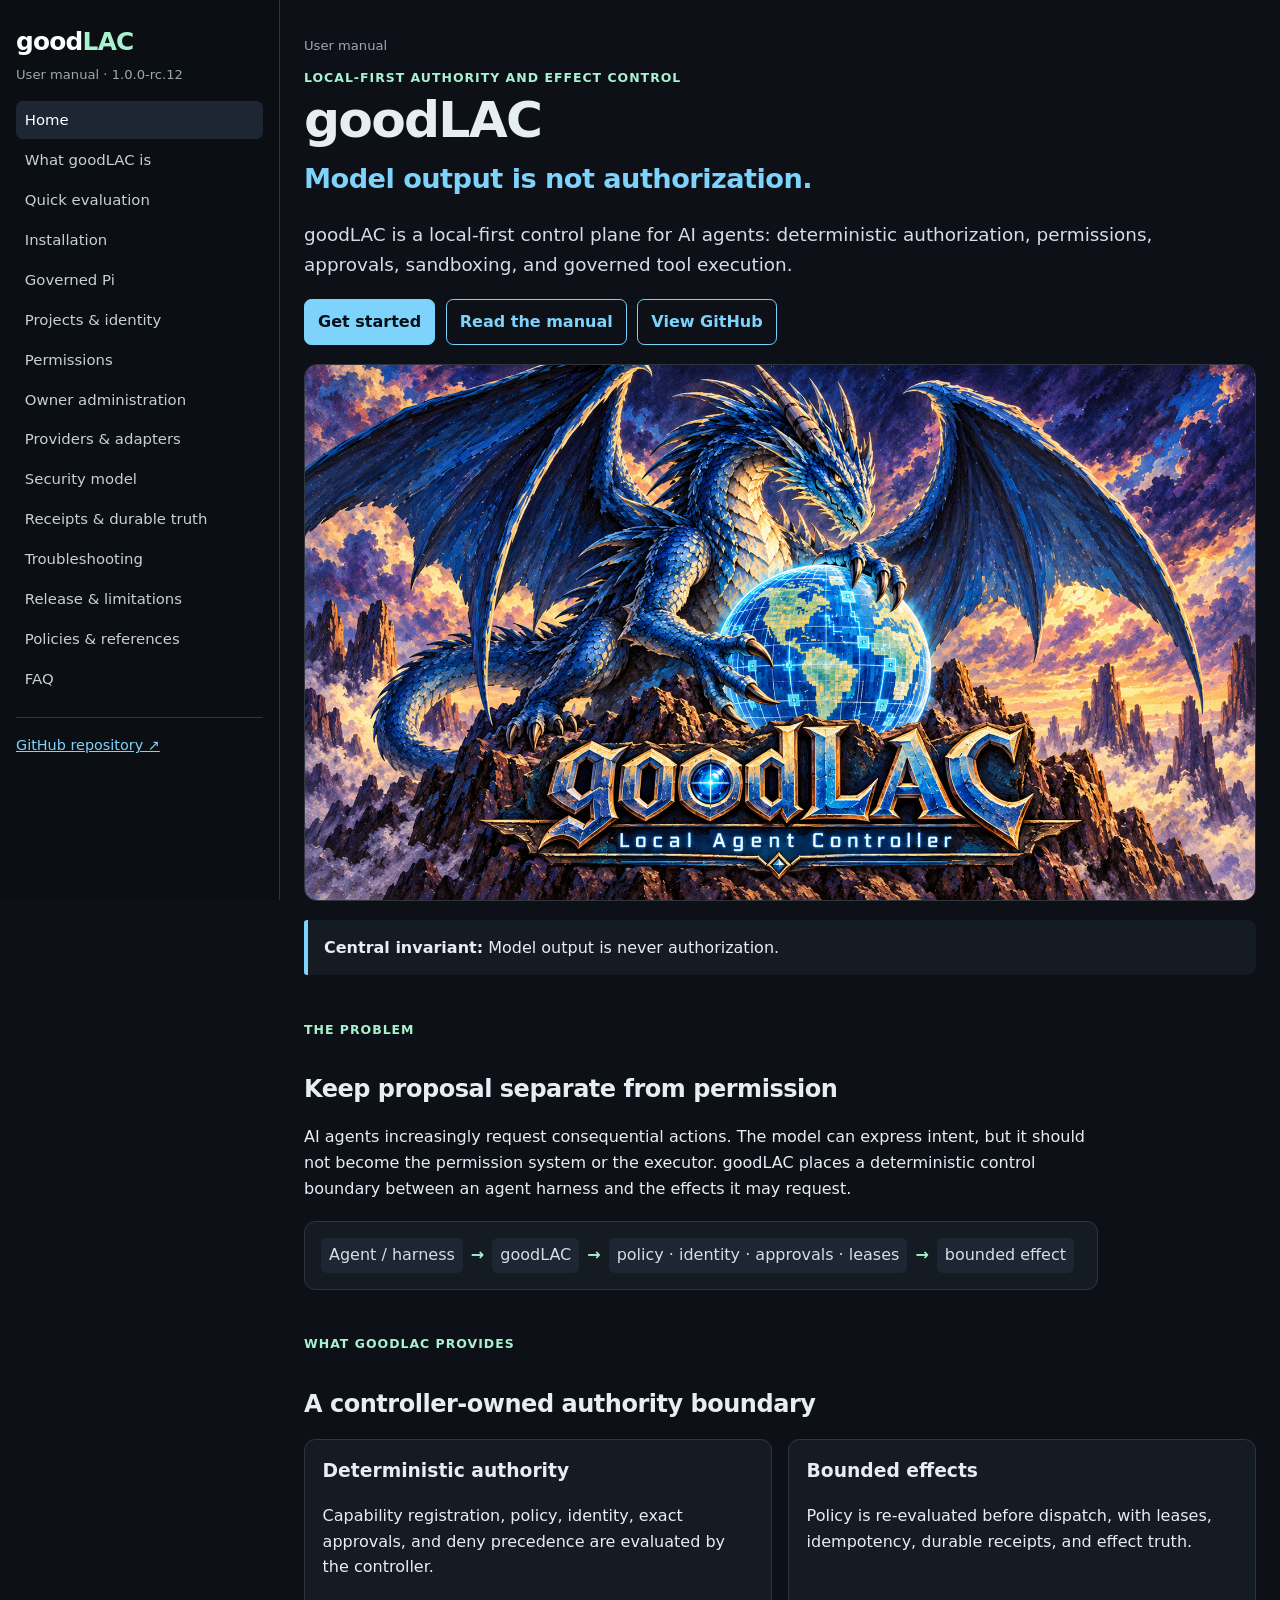
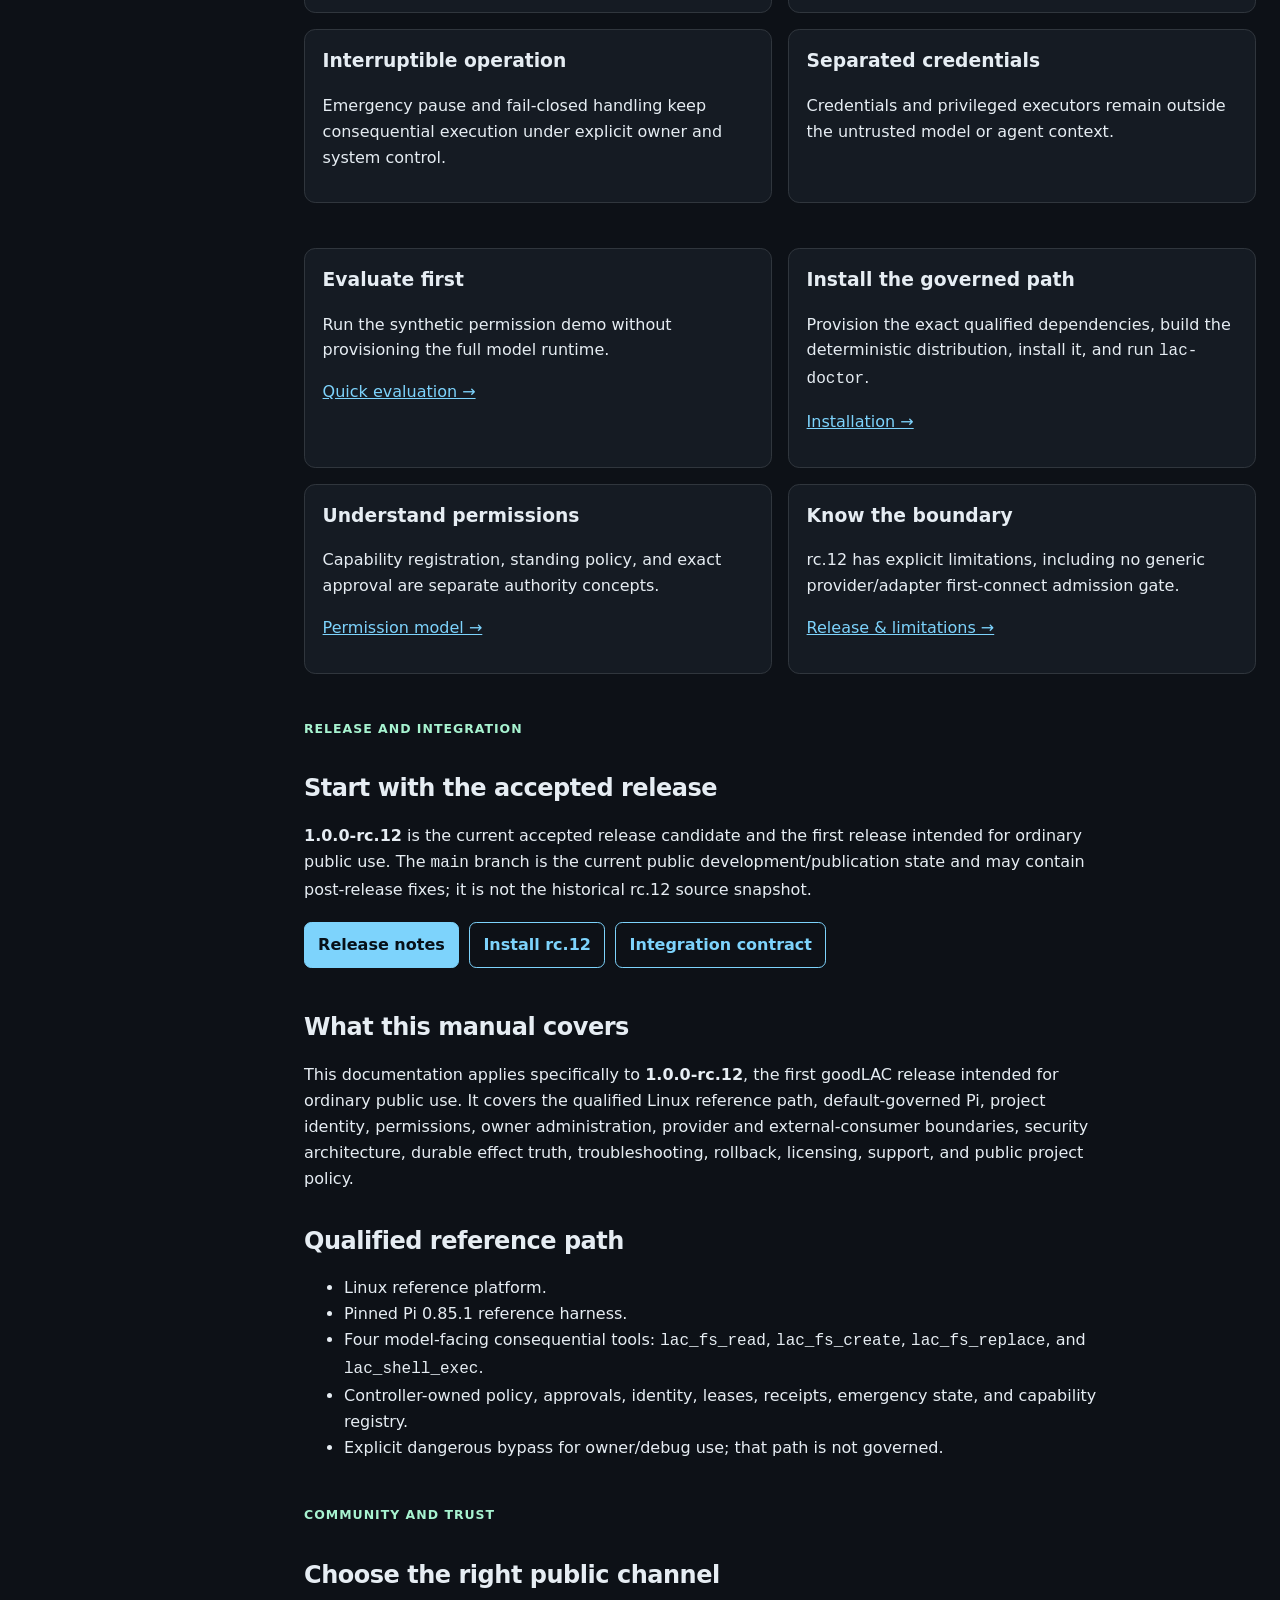
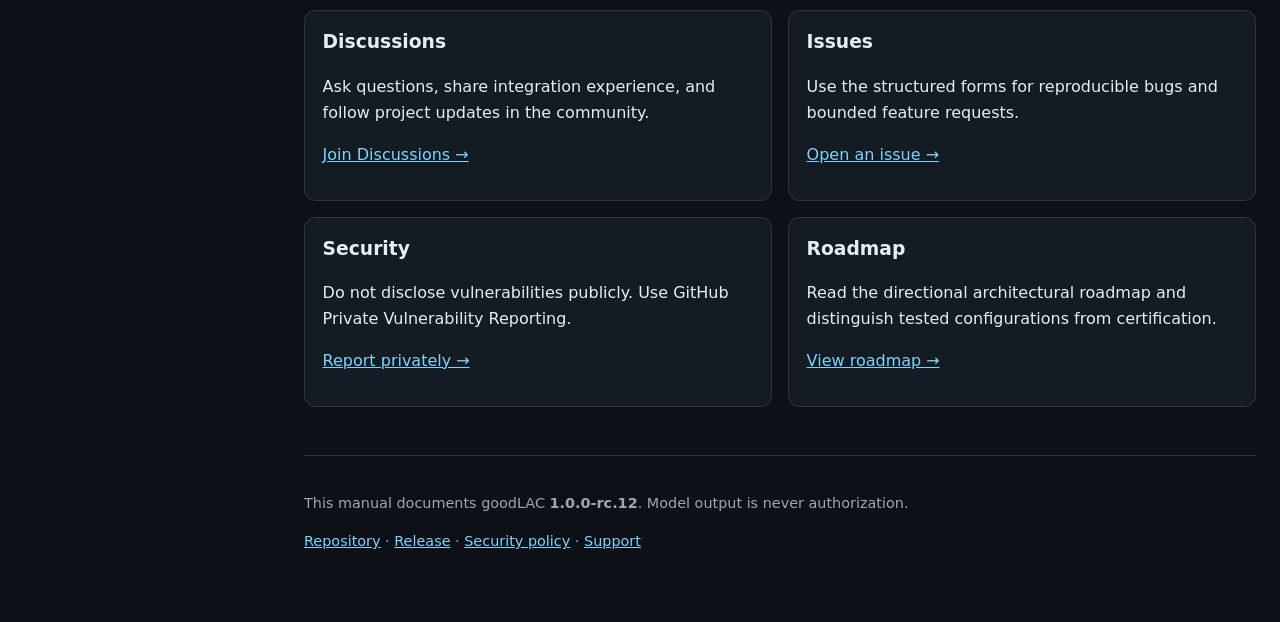
<file: docs/index.html>
<!doctype html>
<html lang="en" data-release="1.0.0-rc.12">
<head>
  <meta charset="utf-8">
  <meta name="viewport" content="width=device-width, initial-scale=1">
  <meta name="description" content="goodLAC — local-first authority and effect control for AI agents">
  <title>goodLAC · local-first authority and effect control</title>
  <link rel="stylesheet" href="manual/assets/site.css">
</head>
<body>
<a class="skip-link" href="#content">Skip to content</a>
<div class="layout">
  <aside class="sidebar">
    <a class="brand" href="index.html">good<span>LAC</span></a>
    <div class="version">User manual · 1.0.0-rc.12</div>
    <nav data-manual-nav aria-label="Manual sections">
      <a href="index.html" aria-current="page">Home</a>
<a href="manual/what-is.html">What goodLAC is</a>
<a href="manual/quickstart.html">Quick evaluation</a>
<a href="manual/installation.html">Installation</a>
<a href="manual/governed-pi.html">Governed Pi</a>
<a href="manual/projects.html">Projects & identity</a>
<a href="manual/permissions.html">Permissions</a>
<a href="manual/administration.html">Owner administration</a>
<a href="manual/providers.html">Providers & adapters</a>
<a href="manual/security.html">Security model</a>
<a href="manual/reliability.html">Receipts & durable truth</a>
<a href="manual/troubleshooting.html">Troubleshooting</a>
<a href="manual/release.html">Release & limitations</a>
<a href="manual/policies.html">Policies & references</a>
<a href="manual/faq.html">FAQ</a>
    </nav>
    <div class="repo-link"><a href="https://github.com/itecob/goodLAC">GitHub repository ↗</a></div>
  </aside>
  <main id="content">
    <div class="breadcrumbs">User manual</div>
    <header class="page-header landing-header">
      <div>
        <div class="eyebrow">Local-first authority and effect control</div>
        <h1>goodLAC</h1>
        <p class="landing-tagline">Model output is not authorization.</p>
        <p class="lede">goodLAC is a local-first control plane for AI agents: deterministic authorization, permissions, approvals, sandboxing, and governed tool execution.</p>
        <div class="cta-row" aria-label="Primary links">
          <a class="button" href="manual/quickstart.html">Get started</a>
          <a class="button secondary" href="manual/what-is.html">Read the manual</a>
          <a class="button secondary" href="https://github.com/itecob/goodLAC">View GitHub</a>
        </div>
      </div>
    </header>
    
<img class="hero" src="manual/assets/goodLAC-hero.png" alt="goodLAC — Local Agent Controller">
<div class="callout"><strong>Central invariant:</strong> Model output is never authorization.</div>
<section class="landing-section">
  <div class="eyebrow">The problem</div>
  <h2>Keep proposal separate from permission</h2>
  <p>AI agents increasingly request consequential actions. The model can express intent, but it should not become the permission system or the executor. goodLAC places a deterministic control boundary between an agent harness and the effects it may request.</p>
  <p class="flow" aria-label="Conceptual goodLAC control flow"><span>Agent / harness</span><b>→</b><span>goodLAC</span><b>→</b><span>policy · identity · approvals · leases</span><b>→</b><span>bounded effect</span></p>
</section>
<section class="landing-section">
  <div class="eyebrow">What goodLAC provides</div>
  <h2>A controller-owned authority boundary</h2>
  <div class="card-grid">
    <section class="card"><h3>Deterministic authority</h3><p>Capability registration, policy, identity, exact approvals, and deny precedence are evaluated by the controller.</p></section>
    <section class="card"><h3>Bounded effects</h3><p>Policy is re-evaluated before dispatch, with leases, idempotency, durable receipts, and effect truth.</p></section>
    <section class="card"><h3>Interruptible operation</h3><p>Emergency pause and fail-closed handling keep consequential execution under explicit owner and system control.</p></section>
    <section class="card"><h3>Separated credentials</h3><p>Credentials and privileged executors remain outside the untrusted model or agent context.</p></section>
  </div>
</section>
<div class="card-grid">
  <section class="card"><h3>Evaluate first</h3><p>Run the synthetic permission demo without provisioning the full model runtime.</p><p><a href="manual/quickstart.html">Quick evaluation →</a></p></section>
  <section class="card"><h3>Install the governed path</h3><p>Provision the exact qualified dependencies, build the deterministic distribution, install it, and run <code>lac-doctor</code>.</p><p><a href="manual/installation.html">Installation →</a></p></section>
  <section class="card"><h3>Understand permissions</h3><p>Capability registration, standing policy, and exact approval are separate authority concepts.</p><p><a href="manual/permissions.html">Permission model →</a></p></section>
  <section class="card"><h3>Know the boundary</h3><p>rc.12 has explicit limitations, including no generic provider/adapter first-connect admission gate.</p><p><a href="manual/release.html">Release & limitations →</a></p></section>
</div>
<section class="landing-section">
  <div class="eyebrow">Release and integration</div>
  <h2>Start with the accepted release</h2>
  <p><strong>1.0.0-rc.12</strong> is the current accepted release candidate and the first release intended for ordinary public use. The <code>main</code> branch is the current public development/publication state and may contain post-release fixes; it is not the historical rc.12 source snapshot.</p>
  <p class="link-row"><a class="button" href="https://github.com/itecob/goodLAC/releases/tag/v1.0.0-rc.12">Release notes</a> <a class="button secondary" href="manual/installation.html">Install rc.12</a> <a class="button secondary" href="https://github.com/itecob/goodLAC/blob/main/docs/INTEGRATING_GOODLAC.md">Integration contract</a></p>
</section>
<h2>What this manual covers</h2>
<p>This documentation applies specifically to <strong>1.0.0-rc.12</strong>, the first goodLAC release intended for ordinary public use. It covers the qualified Linux reference path, default-governed Pi, project identity, permissions, owner administration, provider and external-consumer boundaries, security architecture, durable effect truth, troubleshooting, rollback, licensing, support, and public project policy.</p>
<h2>Qualified reference path</h2>
<ul>
  <li>Linux reference platform.</li>
  <li>Pinned Pi 0.85.1 reference harness.</li>
  <li>Four model-facing consequential tools: <code>lac_fs_read</code>, <code>lac_fs_create</code>, <code>lac_fs_replace</code>, and <code>lac_shell_exec</code>.</li>
  <li>Controller-owned policy, approvals, identity, leases, receipts, emergency state, and capability registry.</li>
  <li>Explicit dangerous bypass for owner/debug use; that path is not governed.</li>
</ul>
<section class="landing-section">
  <div class="eyebrow">Community and trust</div>
  <h2>Choose the right public channel</h2>
  <div class="card-grid">
    <section class="card"><h3>Discussions</h3><p>Ask questions, share integration experience, and follow project updates in the community.</p><p><a href="https://github.com/itecob/goodLAC/discussions">Join Discussions →</a></p></section>
    <section class="card"><h3>Issues</h3><p>Use the structured forms for reproducible bugs and bounded feature requests.</p><p><a href="https://github.com/itecob/goodLAC/issues">Open an issue →</a></p></section>
    <section class="card"><h3>Security</h3><p>Do not disclose vulnerabilities publicly. Use GitHub Private Vulnerability Reporting.</p><p><a href="https://github.com/itecob/goodLAC/security">Report privately →</a></p></section>
    <section class="card"><h3>Roadmap</h3><p>Read the directional architectural roadmap and distinguish tested configurations from certification.</p><p><a href="https://github.com/itecob/goodLAC/blob/main/ROADMAP.md">View roadmap →</a></p></section>
  </div>
</section>

    <footer>
      <p>This manual documents goodLAC <strong>1.0.0-rc.12</strong>. Model output is never authorization.</p>
      <p><a href="https://github.com/itecob/goodLAC">Repository</a> · <a href="https://github.com/itecob/goodLAC/releases/tag/v1.0.0-rc.12">Release</a> · <a href="https://github.com/itecob/goodLAC/blob/main/SECURITY.md">Security policy</a> · <a href="https://github.com/itecob/goodLAC/blob/main/SUPPORT.md">Support</a></p>
    </footer>
  </main>
</div>
</body>
</html>
</file>
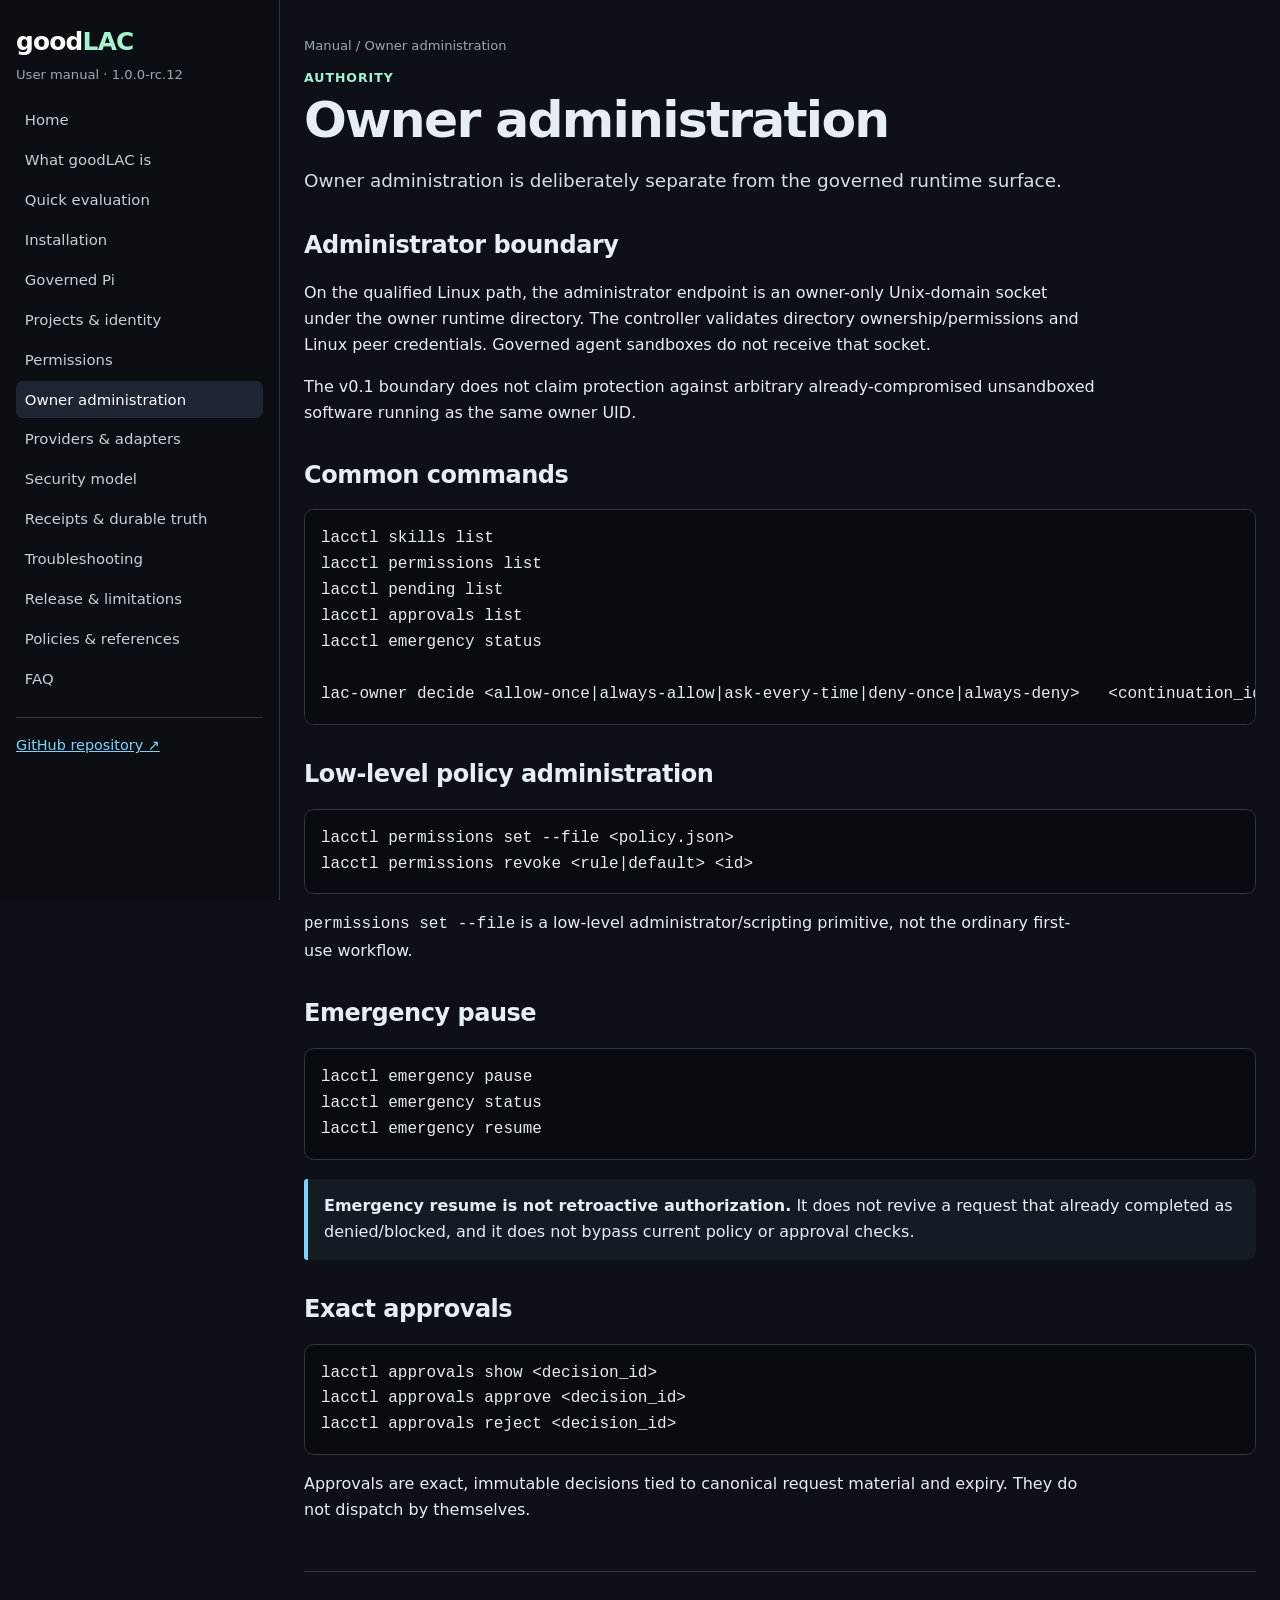
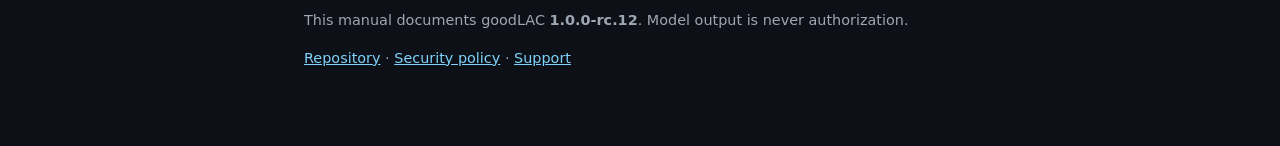
<file: docs/manual/administration.html>
<!doctype html>
<html lang="en" data-release="1.0.0-rc.12">
<head>
  <meta charset="utf-8">
  <meta name="viewport" content="width=device-width, initial-scale=1">
  <meta name="description" content="goodLAC 1.0.0-rc.12 user manual — Owner administration">
  <title>Owner administration · goodLAC 1.0.0-rc.12</title>
  <link rel="stylesheet" href="assets/site.css">
</head>
<body>
<a class="skip-link" href="#content">Skip to content</a>
<div class="layout">
  <aside class="sidebar">
    <a class="brand" href="../index.html">good<span>LAC</span></a>
    <div class="version">User manual · 1.0.0-rc.12</div>
    <nav data-manual-nav aria-label="Manual sections">
      <a href="../index.html">Home</a>
<a href="what-is.html">What goodLAC is</a>
<a href="quickstart.html">Quick evaluation</a>
<a href="installation.html">Installation</a>
<a href="governed-pi.html">Governed Pi</a>
<a href="projects.html">Projects & identity</a>
<a href="permissions.html">Permissions</a>
<a href="administration.html" aria-current="page">Owner administration</a>
<a href="providers.html">Providers & adapters</a>
<a href="security.html">Security model</a>
<a href="reliability.html">Receipts & durable truth</a>
<a href="troubleshooting.html">Troubleshooting</a>
<a href="release.html">Release & limitations</a>
<a href="policies.html">Policies & references</a>
<a href="faq.html">FAQ</a>
    </nav>
    <div class="repo-link"><a href="https://github.com/itecob/goodLAC">GitHub repository ↗</a></div>
  </aside>
  <main id="content">
    <div class="breadcrumbs">Manual / Owner administration</div>
    <header class="page-header">
      <div>
        <div class="eyebrow">Authority</div>
        <h1>Owner administration</h1>
      </div>
    </header>
    
<p class="lede">Owner administration is deliberately separate from the governed runtime surface.</p>
<h2>Administrator boundary</h2>
<p>On the qualified Linux path, the administrator endpoint is an owner-only Unix-domain socket under the owner runtime directory. The controller validates directory ownership/permissions and Linux peer credentials. Governed agent sandboxes do not receive that socket.</p>
<p>The v0.1 boundary does not claim protection against arbitrary already-compromised unsandboxed software running as the same owner UID.</p>
<h2>Common commands</h2>
<pre><code>lacctl skills list
lacctl permissions list
lacctl pending list
lacctl approvals list
lacctl emergency status

lac-owner decide &lt;allow-once|always-allow|ask-every-time|deny-once|always-deny&gt;   &lt;continuation_id&gt; &lt;pending_id&gt;</code></pre>
<h2>Low-level policy administration</h2>
<pre><code>lacctl permissions set --file &lt;policy.json&gt;
lacctl permissions revoke &lt;rule|default&gt; &lt;id&gt;</code></pre>
<p><code>permissions set --file</code> is a low-level administrator/scripting primitive, not the ordinary first-use workflow.</p>
<h2>Emergency pause</h2>
<pre><code>lacctl emergency pause
lacctl emergency status
lacctl emergency resume</code></pre>
<div class="callout"><strong>Emergency resume is not retroactive authorization.</strong> It does not revive a request that already completed as denied/blocked, and it does not bypass current policy or approval checks.</div>
<h2>Exact approvals</h2>
<pre><code>lacctl approvals show &lt;decision_id&gt;
lacctl approvals approve &lt;decision_id&gt;
lacctl approvals reject &lt;decision_id&gt;</code></pre>
<p>Approvals are exact, immutable decisions tied to canonical request material and expiry. They do not dispatch by themselves.</p>

    <footer>
      <p>This manual documents goodLAC <strong>1.0.0-rc.12</strong>. Model output is never authorization.</p>
      <p><a href="https://github.com/itecob/goodLAC">Repository</a> · <a href="https://github.com/itecob/goodLAC/blob/main/SECURITY.md">Security policy</a> · <a href="https://github.com/itecob/goodLAC/blob/main/SUPPORT.md">Support</a></p>
    </footer>
  </main>
</div>
</body>
</html>
</file>
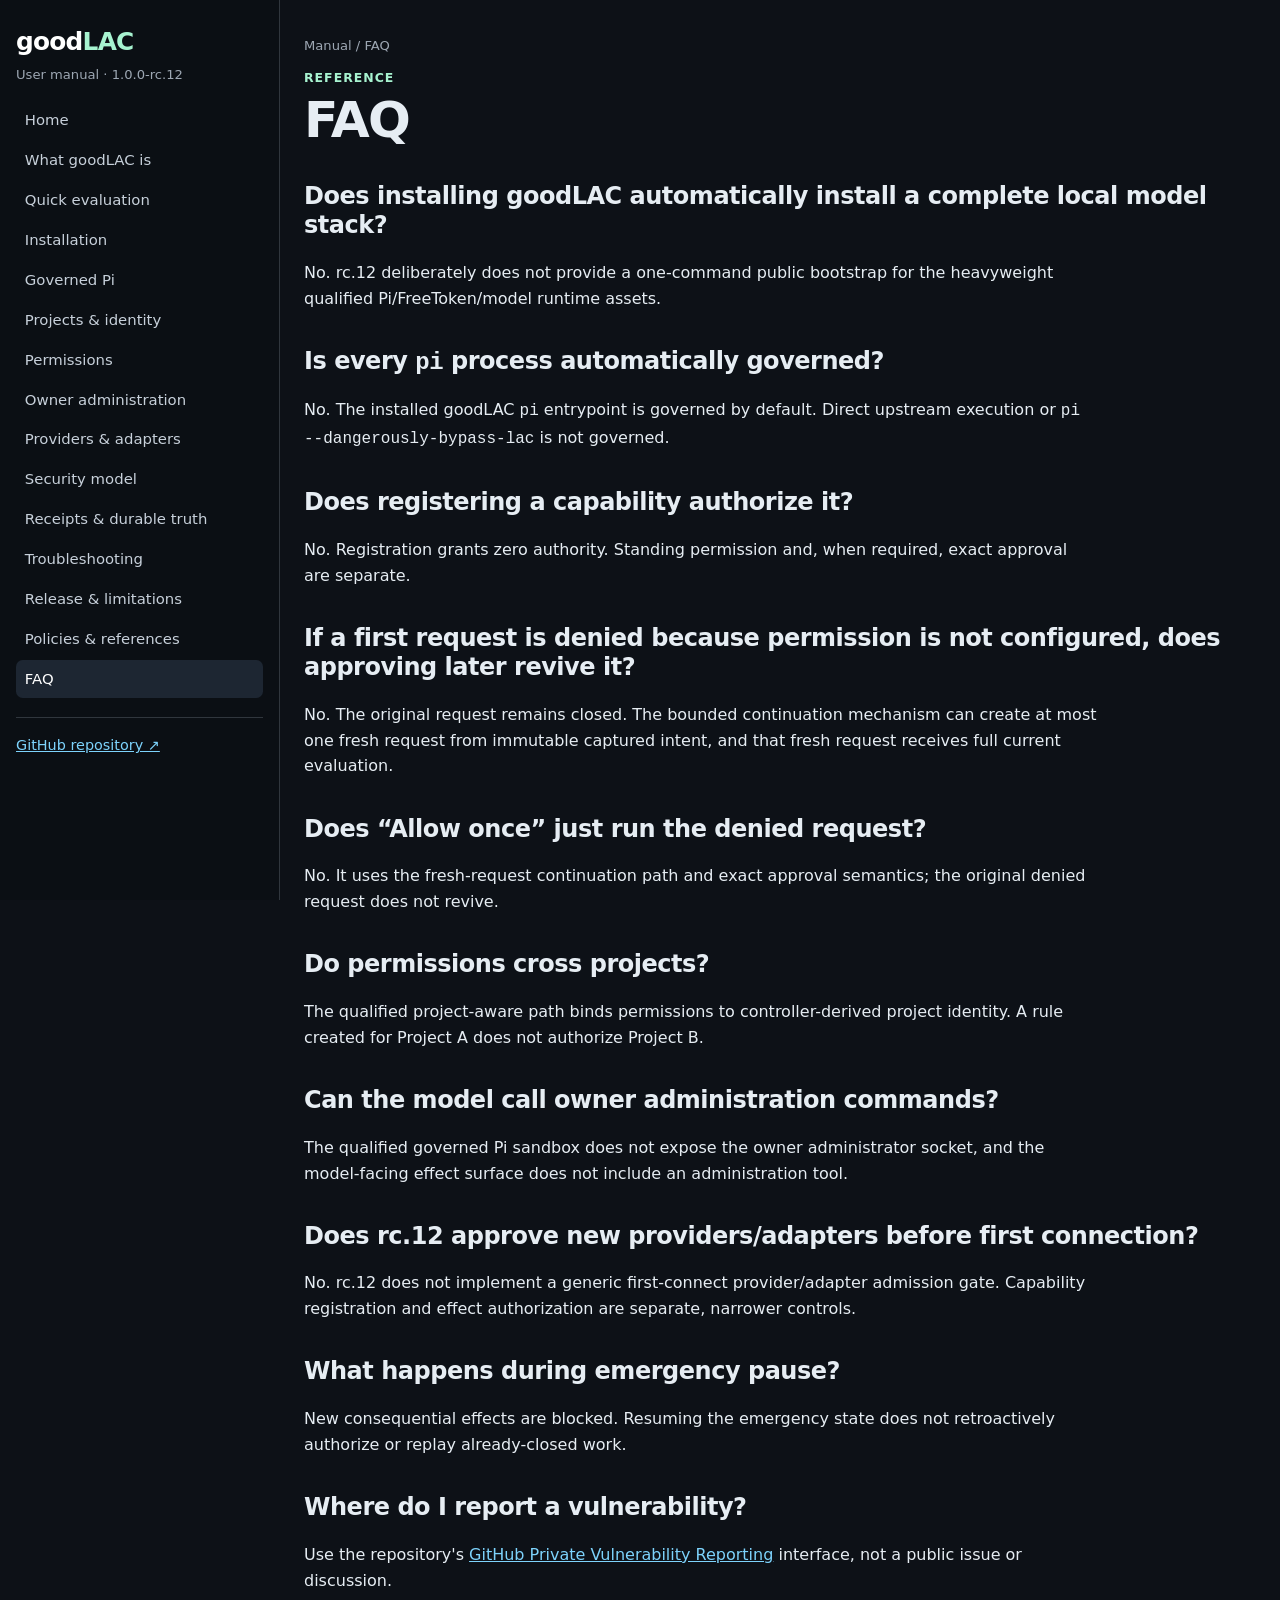
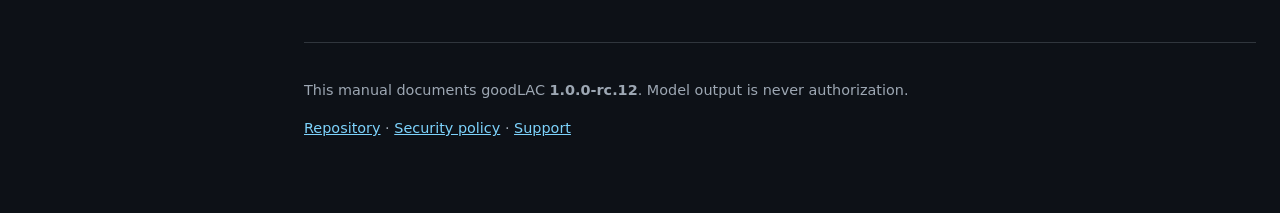
<file: docs/manual/faq.html>
<!doctype html>
<html lang="en" data-release="1.0.0-rc.12">
<head>
  <meta charset="utf-8">
  <meta name="viewport" content="width=device-width, initial-scale=1">
  <meta name="description" content="goodLAC 1.0.0-rc.12 user manual — FAQ">
  <title>FAQ · goodLAC 1.0.0-rc.12</title>
  <link rel="stylesheet" href="assets/site.css">
</head>
<body>
<a class="skip-link" href="#content">Skip to content</a>
<div class="layout">
  <aside class="sidebar">
    <a class="brand" href="../index.html">good<span>LAC</span></a>
    <div class="version">User manual · 1.0.0-rc.12</div>
    <nav data-manual-nav aria-label="Manual sections">
      <a href="../index.html">Home</a>
<a href="what-is.html">What goodLAC is</a>
<a href="quickstart.html">Quick evaluation</a>
<a href="installation.html">Installation</a>
<a href="governed-pi.html">Governed Pi</a>
<a href="projects.html">Projects & identity</a>
<a href="permissions.html">Permissions</a>
<a href="administration.html">Owner administration</a>
<a href="providers.html">Providers & adapters</a>
<a href="security.html">Security model</a>
<a href="reliability.html">Receipts & durable truth</a>
<a href="troubleshooting.html">Troubleshooting</a>
<a href="release.html">Release & limitations</a>
<a href="policies.html">Policies & references</a>
<a href="faq.html" aria-current="page">FAQ</a>
    </nav>
    <div class="repo-link"><a href="https://github.com/itecob/goodLAC">GitHub repository ↗</a></div>
  </aside>
  <main id="content">
    <div class="breadcrumbs">Manual / FAQ</div>
    <header class="page-header">
      <div>
        <div class="eyebrow">Reference</div>
        <h1>FAQ</h1>
      </div>
    </header>
    
<h2>Does installing goodLAC automatically install a complete local model stack?</h2>
<p>No. rc.12 deliberately does not provide a one-command public bootstrap for the heavyweight qualified Pi/FreeToken/model runtime assets.</p>
<h2>Is every <code>pi</code> process automatically governed?</h2>
<p>No. The installed goodLAC <code>pi</code> entrypoint is governed by default. Direct upstream execution or <code>pi --dangerously-bypass-lac</code> is not governed.</p>
<h2>Does registering a capability authorize it?</h2>
<p>No. Registration grants zero authority. Standing permission and, when required, exact approval are separate.</p>
<h2>If a first request is denied because permission is not configured, does approving later revive it?</h2>
<p>No. The original request remains closed. The bounded continuation mechanism can create at most one fresh request from immutable captured intent, and that fresh request receives full current evaluation.</p>
<h2>Does “Allow once” just run the denied request?</h2>
<p>No. It uses the fresh-request continuation path and exact approval semantics; the original denied request does not revive.</p>
<h2>Do permissions cross projects?</h2>
<p>The qualified project-aware path binds permissions to controller-derived project identity. A rule created for Project A does not authorize Project B.</p>
<h2>Can the model call owner administration commands?</h2>
<p>The qualified governed Pi sandbox does not expose the owner administrator socket, and the model-facing effect surface does not include an administration tool.</p>
<h2>Does rc.12 approve new providers/adapters before first connection?</h2>
<p>No. rc.12 does not implement a generic first-connect provider/adapter admission gate. Capability registration and effect authorization are separate, narrower controls.</p>
<h2>What happens during emergency pause?</h2>
<p>New consequential effects are blocked. Resuming the emergency state does not retroactively authorize or replay already-closed work.</p>
<h2>Where do I report a vulnerability?</h2>
<p>Use the repository's <a href="https://github.com/itecob/goodLAC/security">GitHub Private Vulnerability Reporting</a> interface, not a public issue or discussion.</p>

    <footer>
      <p>This manual documents goodLAC <strong>1.0.0-rc.12</strong>. Model output is never authorization.</p>
      <p><a href="https://github.com/itecob/goodLAC">Repository</a> · <a href="https://github.com/itecob/goodLAC/blob/main/SECURITY.md">Security policy</a> · <a href="https://github.com/itecob/goodLAC/blob/main/SUPPORT.md">Support</a></p>
    </footer>
  </main>
</div>
</body>
</html>
</file>
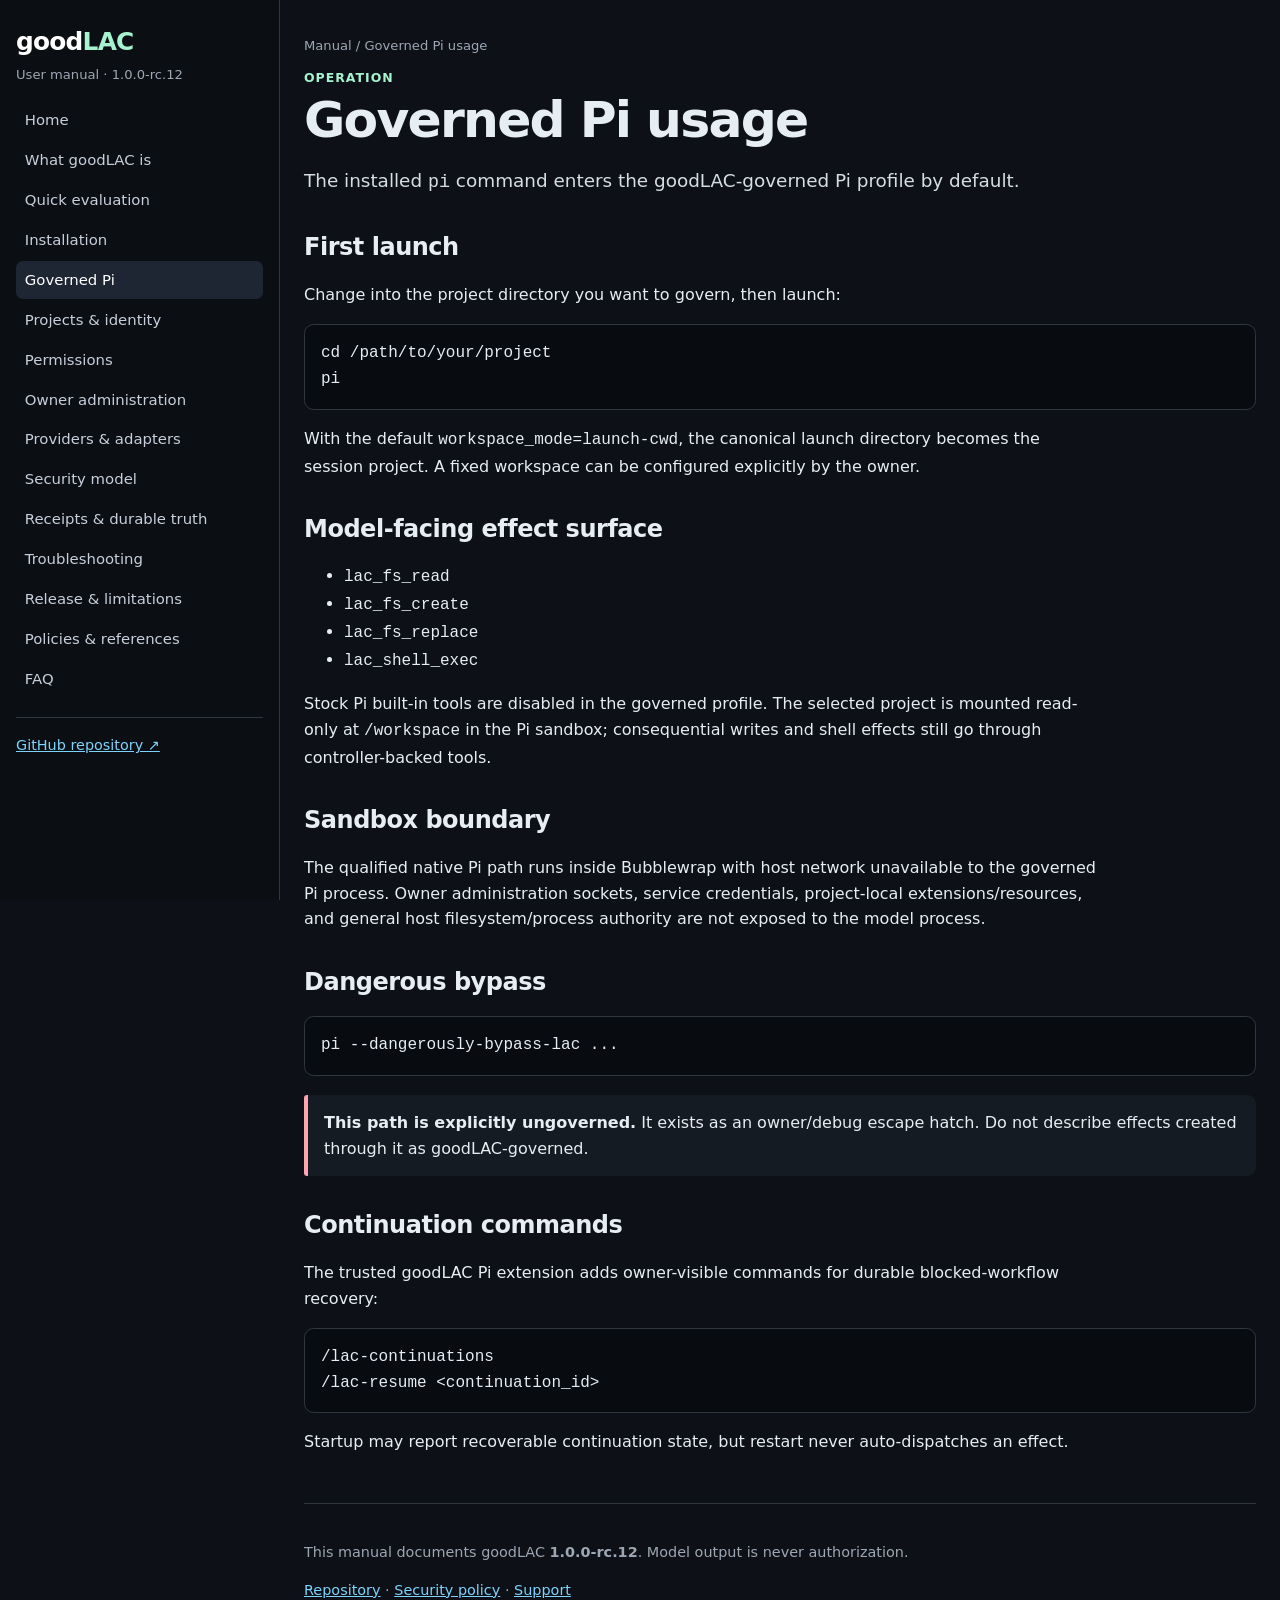
<file: docs/manual/governed-pi.html>
<!doctype html>
<html lang="en" data-release="1.0.0-rc.12">
<head>
  <meta charset="utf-8">
  <meta name="viewport" content="width=device-width, initial-scale=1">
  <meta name="description" content="goodLAC 1.0.0-rc.12 user manual — Governed Pi usage">
  <title>Governed Pi usage · goodLAC 1.0.0-rc.12</title>
  <link rel="stylesheet" href="assets/site.css">
</head>
<body>
<a class="skip-link" href="#content">Skip to content</a>
<div class="layout">
  <aside class="sidebar">
    <a class="brand" href="../index.html">good<span>LAC</span></a>
    <div class="version">User manual · 1.0.0-rc.12</div>
    <nav data-manual-nav aria-label="Manual sections">
      <a href="../index.html">Home</a>
<a href="what-is.html">What goodLAC is</a>
<a href="quickstart.html">Quick evaluation</a>
<a href="installation.html">Installation</a>
<a href="governed-pi.html" aria-current="page">Governed Pi</a>
<a href="projects.html">Projects & identity</a>
<a href="permissions.html">Permissions</a>
<a href="administration.html">Owner administration</a>
<a href="providers.html">Providers & adapters</a>
<a href="security.html">Security model</a>
<a href="reliability.html">Receipts & durable truth</a>
<a href="troubleshooting.html">Troubleshooting</a>
<a href="release.html">Release & limitations</a>
<a href="policies.html">Policies & references</a>
<a href="faq.html">FAQ</a>
    </nav>
    <div class="repo-link"><a href="https://github.com/itecob/goodLAC">GitHub repository ↗</a></div>
  </aside>
  <main id="content">
    <div class="breadcrumbs">Manual / Governed Pi usage</div>
    <header class="page-header">
      <div>
        <div class="eyebrow">Operation</div>
        <h1>Governed Pi usage</h1>
      </div>
    </header>
    
<p class="lede">The installed <code>pi</code> command enters the goodLAC-governed Pi profile by default.</p>
<h2>First launch</h2>
<p>Change into the project directory you want to govern, then launch:</p>
<pre><code>cd /path/to/your/project
pi</code></pre>
<p>With the default <code>workspace_mode=launch-cwd</code>, the canonical launch directory becomes the session project. A fixed workspace can be configured explicitly by the owner.</p>
<h2>Model-facing effect surface</h2>
<ul>
<li><code>lac_fs_read</code></li>
<li><code>lac_fs_create</code></li>
<li><code>lac_fs_replace</code></li>
<li><code>lac_shell_exec</code></li>
</ul>
<p>Stock Pi built-in tools are disabled in the governed profile. The selected project is mounted read-only at <code>/workspace</code> in the Pi sandbox; consequential writes and shell effects still go through controller-backed tools.</p>
<h2>Sandbox boundary</h2>
<p>The qualified native Pi path runs inside Bubblewrap with host network unavailable to the governed Pi process. Owner administration sockets, service credentials, project-local extensions/resources, and general host filesystem/process authority are not exposed to the model process.</p>
<h2>Dangerous bypass</h2>
<pre><code>pi --dangerously-bypass-lac ...</code></pre>
<div class="callout danger"><strong>This path is explicitly ungoverned.</strong> It exists as an owner/debug escape hatch. Do not describe effects created through it as goodLAC-governed.</div>
<h2>Continuation commands</h2>
<p>The trusted goodLAC Pi extension adds owner-visible commands for durable blocked-workflow recovery:</p>
<pre><code>/lac-continuations
/lac-resume &lt;continuation_id&gt;</code></pre>
<p>Startup may report recoverable continuation state, but restart never auto-dispatches an effect.</p>

    <footer>
      <p>This manual documents goodLAC <strong>1.0.0-rc.12</strong>. Model output is never authorization.</p>
      <p><a href="https://github.com/itecob/goodLAC">Repository</a> · <a href="https://github.com/itecob/goodLAC/blob/main/SECURITY.md">Security policy</a> · <a href="https://github.com/itecob/goodLAC/blob/main/SUPPORT.md">Support</a></p>
    </footer>
  </main>
</div>
</body>
</html>
</file>
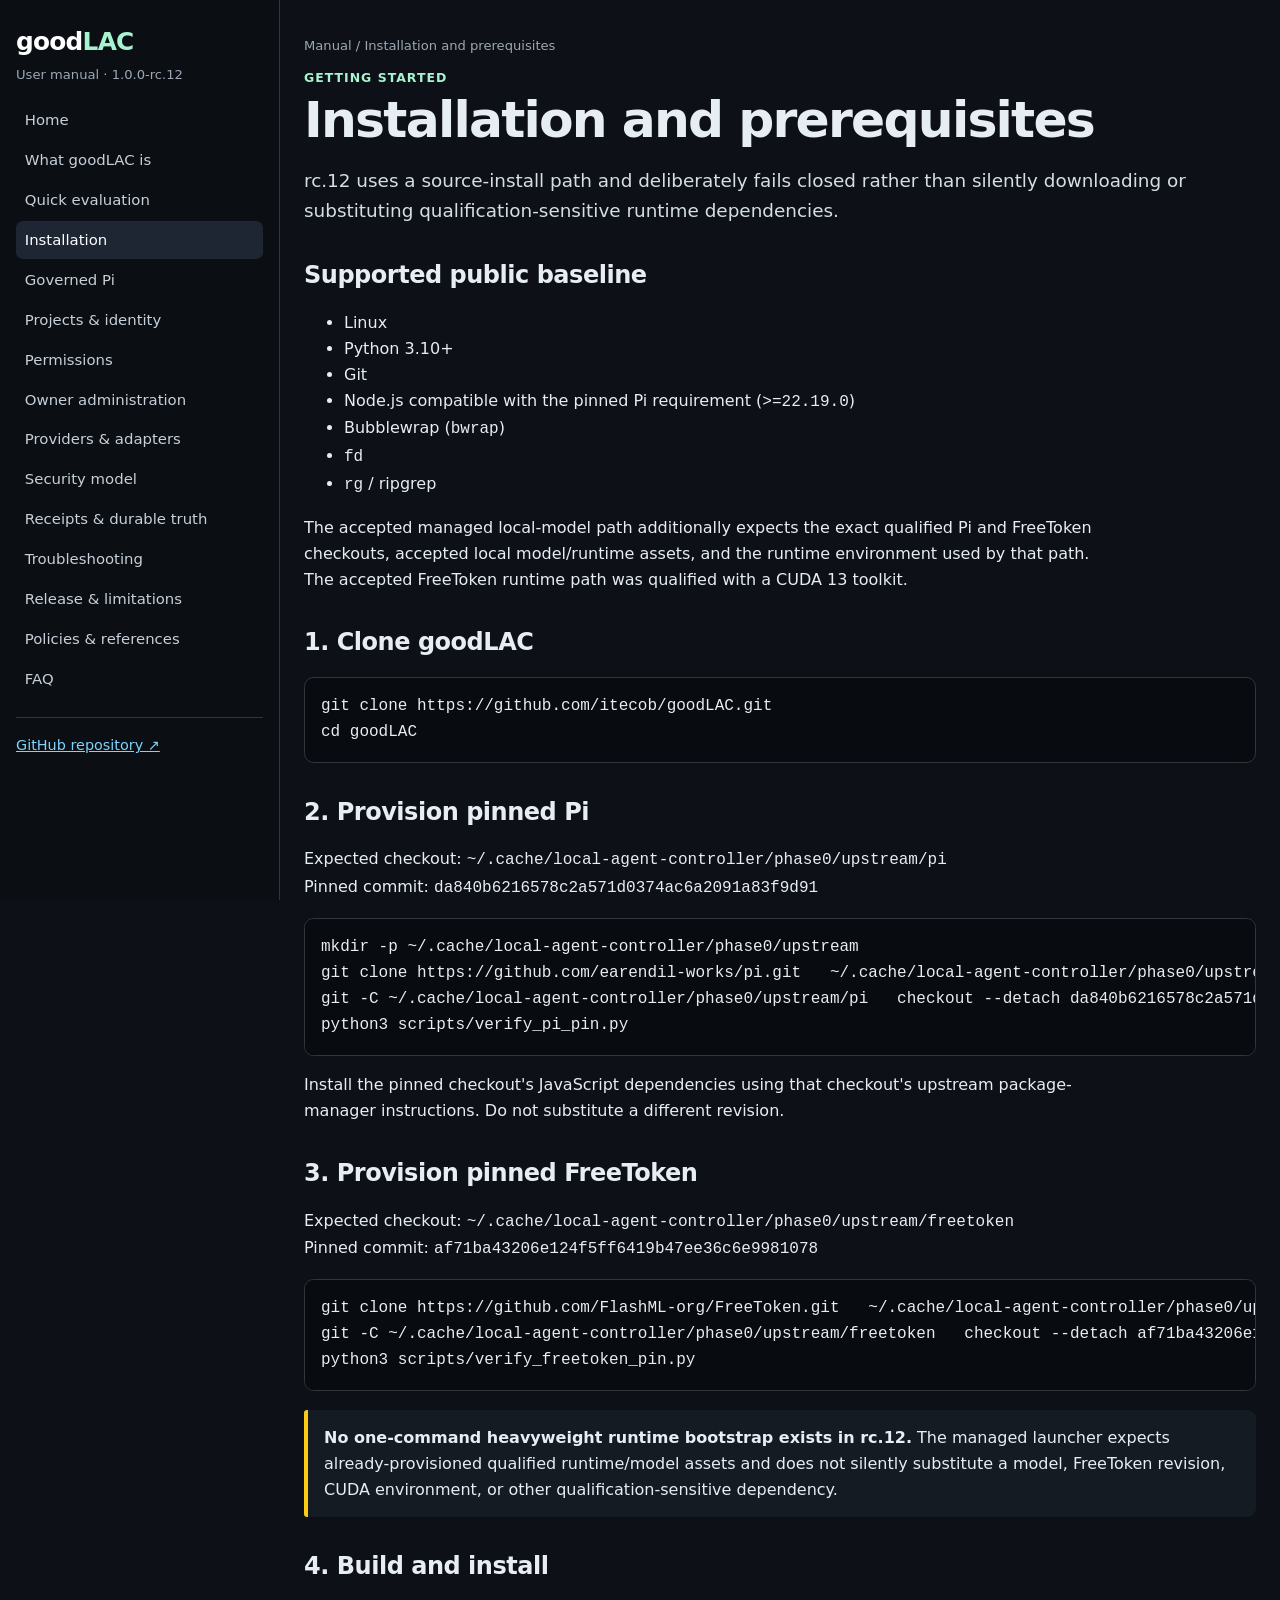
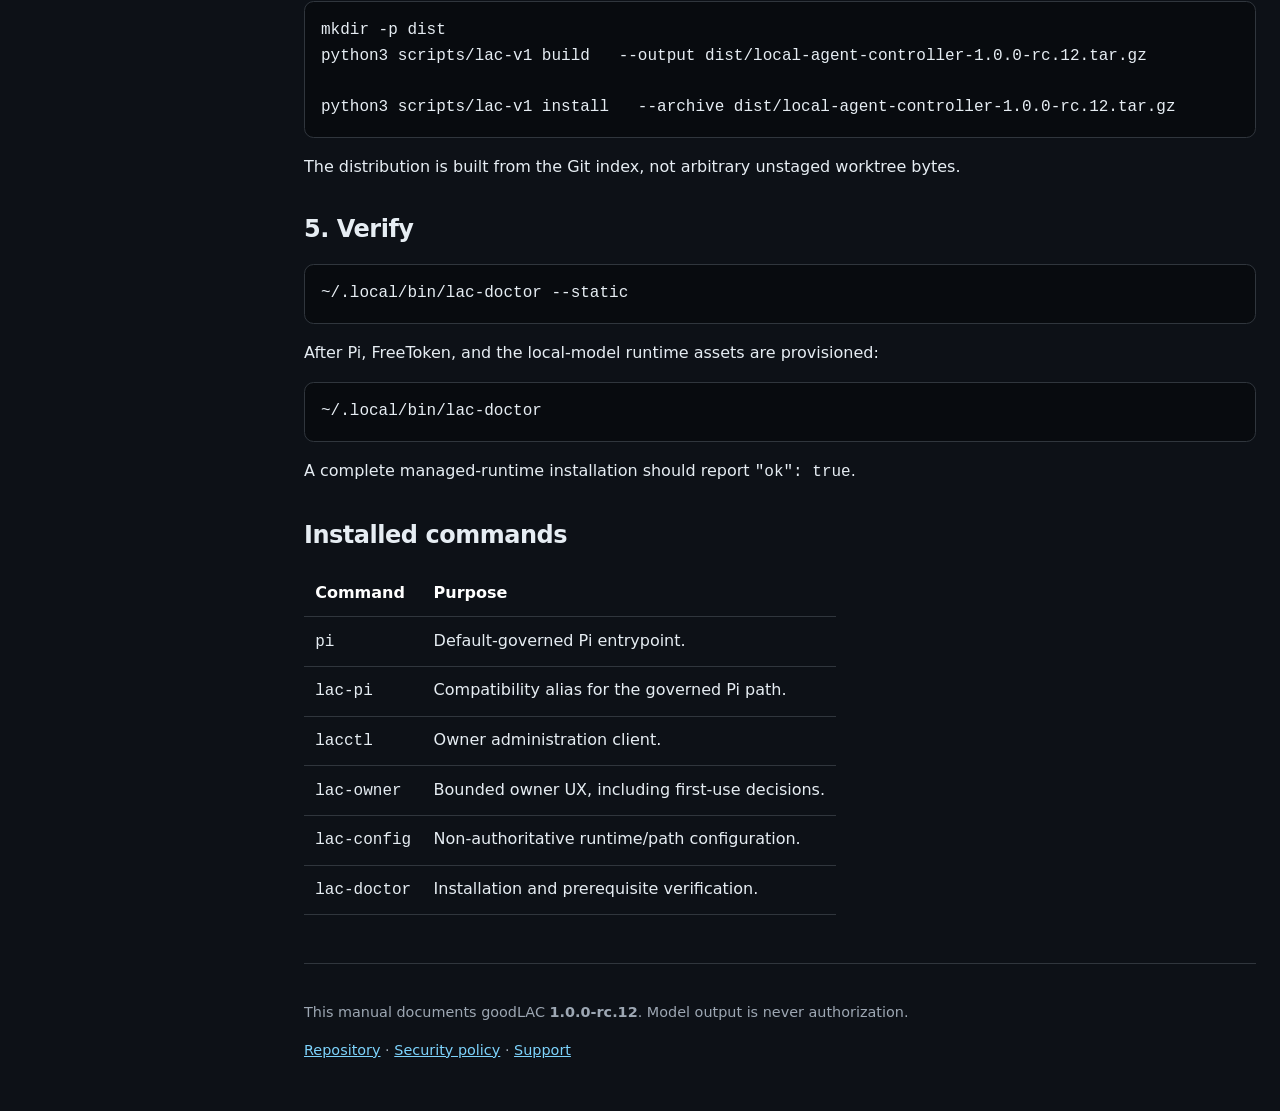
<file: docs/manual/installation.html>
<!doctype html>
<html lang="en" data-release="1.0.0-rc.12">
<head>
  <meta charset="utf-8">
  <meta name="viewport" content="width=device-width, initial-scale=1">
  <meta name="description" content="goodLAC 1.0.0-rc.12 user manual — Installation and prerequisites">
  <title>Installation and prerequisites · goodLAC 1.0.0-rc.12</title>
  <link rel="stylesheet" href="assets/site.css">
</head>
<body>
<a class="skip-link" href="#content">Skip to content</a>
<div class="layout">
  <aside class="sidebar">
    <a class="brand" href="../index.html">good<span>LAC</span></a>
    <div class="version">User manual · 1.0.0-rc.12</div>
    <nav data-manual-nav aria-label="Manual sections">
      <a href="../index.html">Home</a>
<a href="what-is.html">What goodLAC is</a>
<a href="quickstart.html">Quick evaluation</a>
<a href="installation.html" aria-current="page">Installation</a>
<a href="governed-pi.html">Governed Pi</a>
<a href="projects.html">Projects & identity</a>
<a href="permissions.html">Permissions</a>
<a href="administration.html">Owner administration</a>
<a href="providers.html">Providers & adapters</a>
<a href="security.html">Security model</a>
<a href="reliability.html">Receipts & durable truth</a>
<a href="troubleshooting.html">Troubleshooting</a>
<a href="release.html">Release & limitations</a>
<a href="policies.html">Policies & references</a>
<a href="faq.html">FAQ</a>
    </nav>
    <div class="repo-link"><a href="https://github.com/itecob/goodLAC">GitHub repository ↗</a></div>
  </aside>
  <main id="content">
    <div class="breadcrumbs">Manual / Installation and prerequisites</div>
    <header class="page-header">
      <div>
        <div class="eyebrow">Getting started</div>
        <h1>Installation and prerequisites</h1>
      </div>
    </header>
    
<p class="lede">rc.12 uses a source-install path and deliberately fails closed rather than silently downloading or substituting qualification-sensitive runtime dependencies.</p>
<h2>Supported public baseline</h2>
<ul>
<li>Linux</li><li>Python 3.10+</li><li>Git</li>
<li>Node.js compatible with the pinned Pi requirement (<code>&gt;=22.19.0</code>)</li>
<li>Bubblewrap (<code>bwrap</code>)</li><li><code>fd</code></li><li><code>rg</code> / ripgrep</li>
</ul>
<p>The accepted managed local-model path additionally expects the exact qualified Pi and FreeToken checkouts, accepted local model/runtime assets, and the runtime environment used by that path. The accepted FreeToken runtime path was qualified with a CUDA 13 toolkit.</p>
<h2>1. Clone goodLAC</h2>
<pre><code>git clone https://github.com/itecob/goodLAC.git
cd goodLAC</code></pre>
<h2>2. Provision pinned Pi</h2>
<p>Expected checkout: <code>~/.cache/local-agent-controller/phase0/upstream/pi</code><br>Pinned commit: <code>da840b6216578c2a571d0374ac6a2091a83f9d91</code></p>
<pre><code>mkdir -p ~/.cache/local-agent-controller/phase0/upstream
git clone https://github.com/earendil-works/pi.git   ~/.cache/local-agent-controller/phase0/upstream/pi
git -C ~/.cache/local-agent-controller/phase0/upstream/pi   checkout --detach da840b6216578c2a571d0374ac6a2091a83f9d91
python3 scripts/verify_pi_pin.py</code></pre>
<p>Install the pinned checkout's JavaScript dependencies using that checkout's upstream package-manager instructions. Do not substitute a different revision.</p>
<h2>3. Provision pinned FreeToken</h2>
<p>Expected checkout: <code>~/.cache/local-agent-controller/phase0/upstream/freetoken</code><br>Pinned commit: <code>af71ba43206e124f5ff6419b47ee36c6e9981078</code></p>
<pre><code>git clone https://github.com/FlashML-org/FreeToken.git   ~/.cache/local-agent-controller/phase0/upstream/freetoken
git -C ~/.cache/local-agent-controller/phase0/upstream/freetoken   checkout --detach af71ba43206e124f5ff6419b47ee36c6e9981078
python3 scripts/verify_freetoken_pin.py</code></pre>
<div class="callout warn"><strong>No one-command heavyweight runtime bootstrap exists in rc.12.</strong> The managed launcher expects already-provisioned qualified runtime/model assets and does not silently substitute a model, FreeToken revision, CUDA environment, or other qualification-sensitive dependency.</div>
<h2>4. Build and install</h2>
<pre><code>mkdir -p dist
python3 scripts/lac-v1 build   --output dist/local-agent-controller-1.0.0-rc.12.tar.gz

python3 scripts/lac-v1 install   --archive dist/local-agent-controller-1.0.0-rc.12.tar.gz</code></pre>
<p>The distribution is built from the Git index, not arbitrary unstaged worktree bytes.</p>
<h2>5. Verify</h2>
<pre><code>~/.local/bin/lac-doctor --static</code></pre>
<p>After Pi, FreeToken, and the local-model runtime assets are provisioned:</p>
<pre><code>~/.local/bin/lac-doctor</code></pre>
<p>A complete managed-runtime installation should report <code>"ok": true</code>.</p>
<h2>Installed commands</h2>
<table><thead><tr><th>Command</th><th>Purpose</th></tr></thead><tbody>
<tr><td><code>pi</code></td><td>Default-governed Pi entrypoint.</td></tr>
<tr><td><code>lac-pi</code></td><td>Compatibility alias for the governed Pi path.</td></tr>
<tr><td><code>lacctl</code></td><td>Owner administration client.</td></tr>
<tr><td><code>lac-owner</code></td><td>Bounded owner UX, including first-use decisions.</td></tr>
<tr><td><code>lac-config</code></td><td>Non-authoritative runtime/path configuration.</td></tr>
<tr><td><code>lac-doctor</code></td><td>Installation and prerequisite verification.</td></tr>
</tbody></table>

    <footer>
      <p>This manual documents goodLAC <strong>1.0.0-rc.12</strong>. Model output is never authorization.</p>
      <p><a href="https://github.com/itecob/goodLAC">Repository</a> · <a href="https://github.com/itecob/goodLAC/blob/main/SECURITY.md">Security policy</a> · <a href="https://github.com/itecob/goodLAC/blob/main/SUPPORT.md">Support</a></p>
    </footer>
  </main>
</div>
</body>
</html>
</file>
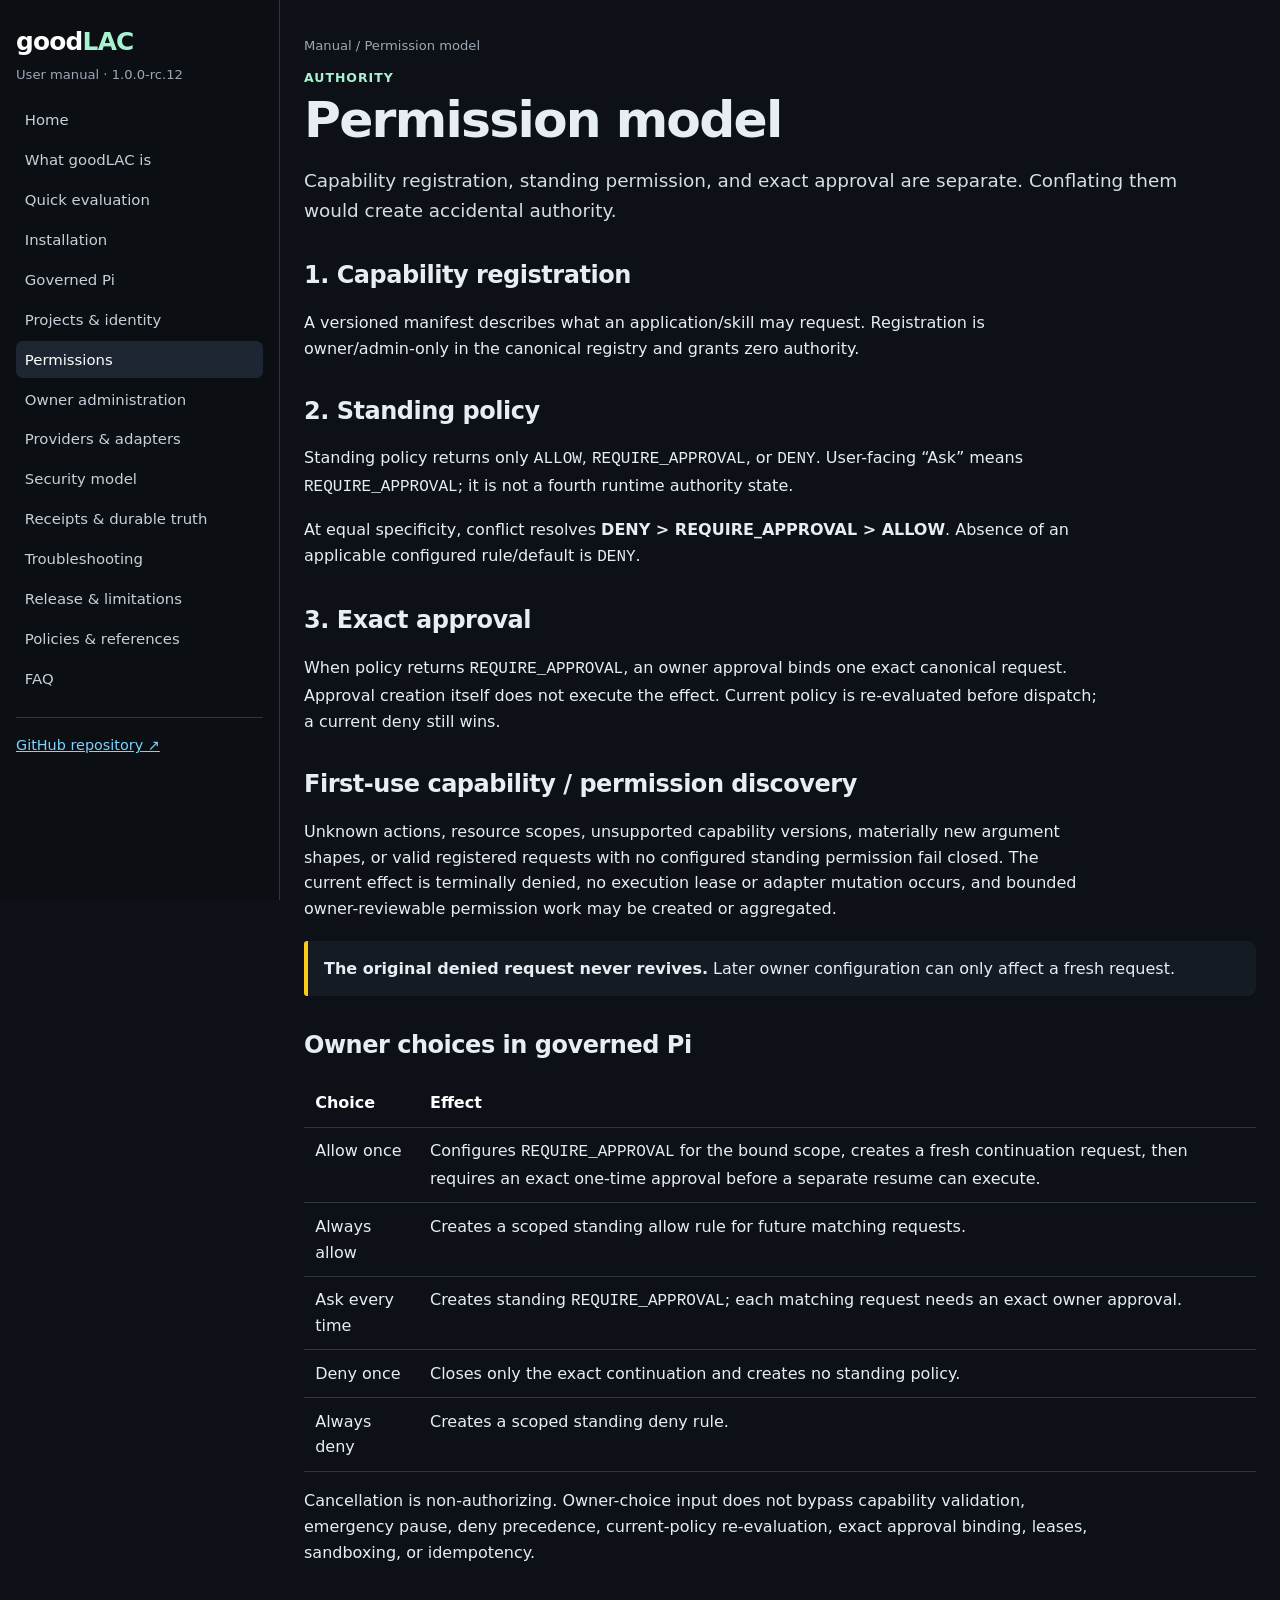
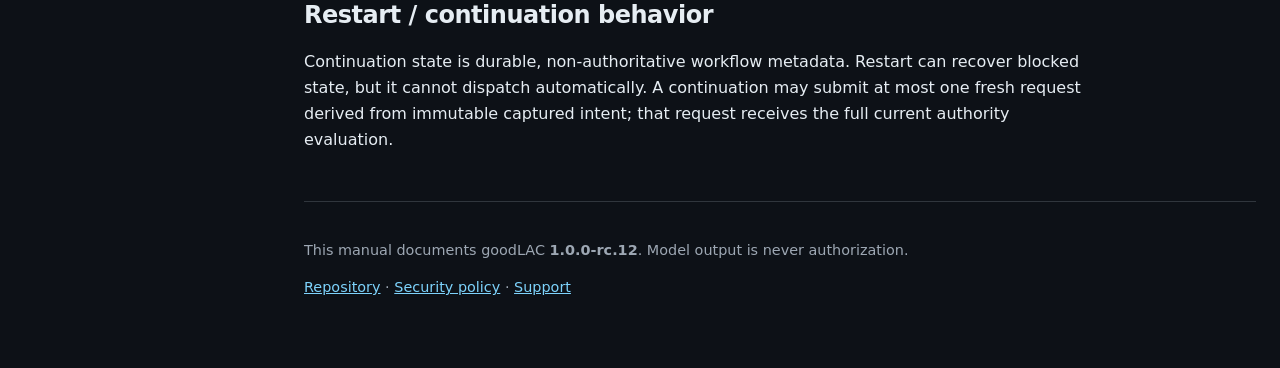
<file: docs/manual/permissions.html>
<!doctype html>
<html lang="en" data-release="1.0.0-rc.12">
<head>
  <meta charset="utf-8">
  <meta name="viewport" content="width=device-width, initial-scale=1">
  <meta name="description" content="goodLAC 1.0.0-rc.12 user manual — Permission model">
  <title>Permission model · goodLAC 1.0.0-rc.12</title>
  <link rel="stylesheet" href="assets/site.css">
</head>
<body>
<a class="skip-link" href="#content">Skip to content</a>
<div class="layout">
  <aside class="sidebar">
    <a class="brand" href="../index.html">good<span>LAC</span></a>
    <div class="version">User manual · 1.0.0-rc.12</div>
    <nav data-manual-nav aria-label="Manual sections">
      <a href="../index.html">Home</a>
<a href="what-is.html">What goodLAC is</a>
<a href="quickstart.html">Quick evaluation</a>
<a href="installation.html">Installation</a>
<a href="governed-pi.html">Governed Pi</a>
<a href="projects.html">Projects & identity</a>
<a href="permissions.html" aria-current="page">Permissions</a>
<a href="administration.html">Owner administration</a>
<a href="providers.html">Providers & adapters</a>
<a href="security.html">Security model</a>
<a href="reliability.html">Receipts & durable truth</a>
<a href="troubleshooting.html">Troubleshooting</a>
<a href="release.html">Release & limitations</a>
<a href="policies.html">Policies & references</a>
<a href="faq.html">FAQ</a>
    </nav>
    <div class="repo-link"><a href="https://github.com/itecob/goodLAC">GitHub repository ↗</a></div>
  </aside>
  <main id="content">
    <div class="breadcrumbs">Manual / Permission model</div>
    <header class="page-header">
      <div>
        <div class="eyebrow">Authority</div>
        <h1>Permission model</h1>
      </div>
    </header>
    
<p class="lede">Capability registration, standing permission, and exact approval are separate. Conflating them would create accidental authority.</p>
<h2>1. Capability registration</h2>
<p>A versioned manifest describes what an application/skill may request. Registration is owner/admin-only in the canonical registry and grants zero authority.</p>
<h2>2. Standing policy</h2>
<p>Standing policy returns only <code>ALLOW</code>, <code>REQUIRE_APPROVAL</code>, or <code>DENY</code>. User-facing “Ask” means <code>REQUIRE_APPROVAL</code>; it is not a fourth runtime authority state.</p>
<p>At equal specificity, conflict resolves <strong>DENY &gt; REQUIRE_APPROVAL &gt; ALLOW</strong>. Absence of an applicable configured rule/default is <code>DENY</code>.</p>
<h2>3. Exact approval</h2>
<p>When policy returns <code>REQUIRE_APPROVAL</code>, an owner approval binds one exact canonical request. Approval creation itself does not execute the effect. Current policy is re-evaluated before dispatch; a current deny still wins.</p>
<h2>First-use capability / permission discovery</h2>
<p>Unknown actions, resource scopes, unsupported capability versions, materially new argument shapes, or valid registered requests with no configured standing permission fail closed. The current effect is terminally denied, no execution lease or adapter mutation occurs, and bounded owner-reviewable permission work may be created or aggregated.</p>
<div class="callout warn"><strong>The original denied request never revives.</strong> Later owner configuration can only affect a fresh request.</div>
<h2>Owner choices in governed Pi</h2>
<table><thead><tr><th>Choice</th><th>Effect</th></tr></thead><tbody>
<tr><td>Allow once</td><td>Configures <code>REQUIRE_APPROVAL</code> for the bound scope, creates a fresh continuation request, then requires an exact one-time approval before a separate resume can execute.</td></tr>
<tr><td>Always allow</td><td>Creates a scoped standing allow rule for future matching requests.</td></tr>
<tr><td>Ask every time</td><td>Creates standing <code>REQUIRE_APPROVAL</code>; each matching request needs an exact owner approval.</td></tr>
<tr><td>Deny once</td><td>Closes only the exact continuation and creates no standing policy.</td></tr>
<tr><td>Always deny</td><td>Creates a scoped standing deny rule.</td></tr>
</tbody></table>
<p>Cancellation is non-authorizing. Owner-choice input does not bypass capability validation, emergency pause, deny precedence, current-policy re-evaluation, exact approval binding, leases, sandboxing, or idempotency.</p>
<h2>Restart / continuation behavior</h2>
<p>Continuation state is durable, non-authoritative workflow metadata. Restart can recover blocked state, but it cannot dispatch automatically. A continuation may submit at most one fresh request derived from immutable captured intent; that request receives the full current authority evaluation.</p>

    <footer>
      <p>This manual documents goodLAC <strong>1.0.0-rc.12</strong>. Model output is never authorization.</p>
      <p><a href="https://github.com/itecob/goodLAC">Repository</a> · <a href="https://github.com/itecob/goodLAC/blob/main/SECURITY.md">Security policy</a> · <a href="https://github.com/itecob/goodLAC/blob/main/SUPPORT.md">Support</a></p>
    </footer>
  </main>
</div>
</body>
</html>
</file>
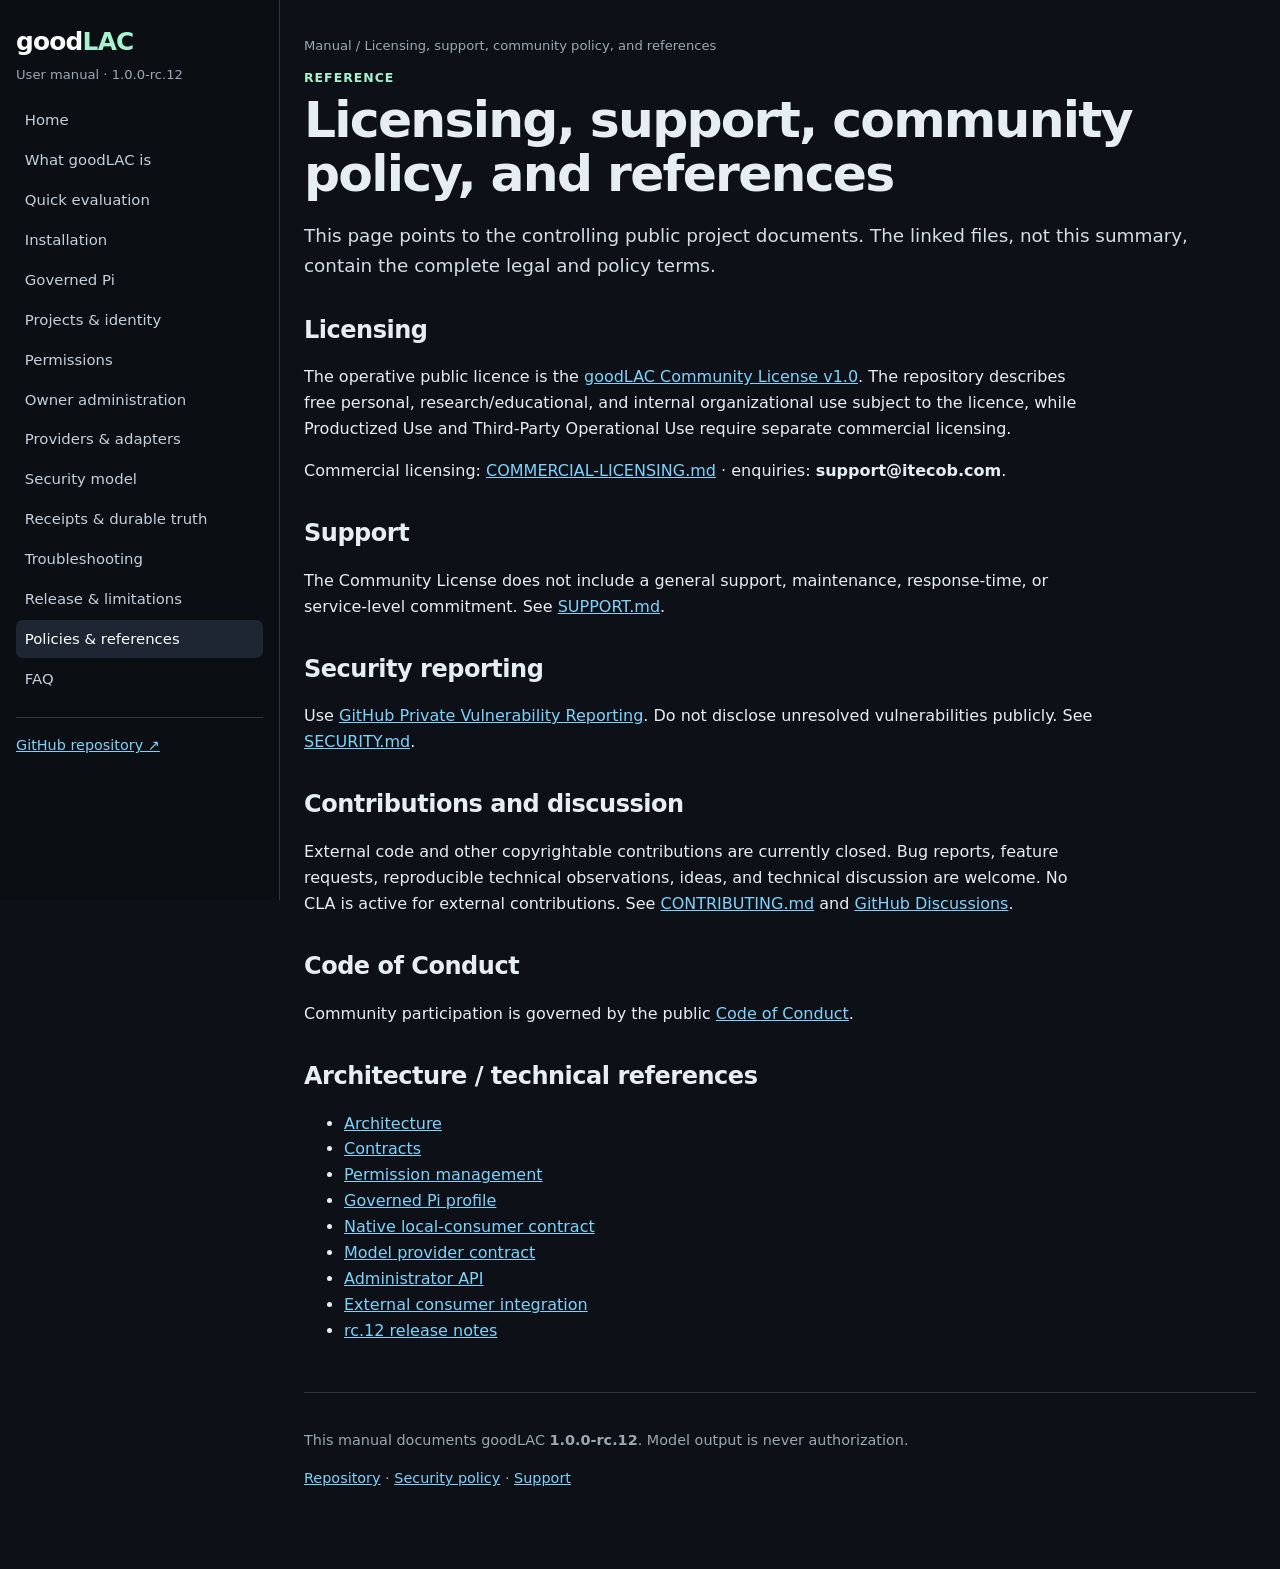
<file: docs/manual/policies.html>
<!doctype html>
<html lang="en" data-release="1.0.0-rc.12">
<head>
  <meta charset="utf-8">
  <meta name="viewport" content="width=device-width, initial-scale=1">
  <meta name="description" content="goodLAC 1.0.0-rc.12 user manual — Licensing, support, community policy, and references">
  <title>Licensing, support, community policy, and references · goodLAC 1.0.0-rc.12</title>
  <link rel="stylesheet" href="assets/site.css">
</head>
<body>
<a class="skip-link" href="#content">Skip to content</a>
<div class="layout">
  <aside class="sidebar">
    <a class="brand" href="../index.html">good<span>LAC</span></a>
    <div class="version">User manual · 1.0.0-rc.12</div>
    <nav data-manual-nav aria-label="Manual sections">
      <a href="../index.html">Home</a>
<a href="what-is.html">What goodLAC is</a>
<a href="quickstart.html">Quick evaluation</a>
<a href="installation.html">Installation</a>
<a href="governed-pi.html">Governed Pi</a>
<a href="projects.html">Projects & identity</a>
<a href="permissions.html">Permissions</a>
<a href="administration.html">Owner administration</a>
<a href="providers.html">Providers & adapters</a>
<a href="security.html">Security model</a>
<a href="reliability.html">Receipts & durable truth</a>
<a href="troubleshooting.html">Troubleshooting</a>
<a href="release.html">Release & limitations</a>
<a href="policies.html" aria-current="page">Policies & references</a>
<a href="faq.html">FAQ</a>
    </nav>
    <div class="repo-link"><a href="https://github.com/itecob/goodLAC">GitHub repository ↗</a></div>
  </aside>
  <main id="content">
    <div class="breadcrumbs">Manual / Licensing, support, community policy, and references</div>
    <header class="page-header">
      <div>
        <div class="eyebrow">Reference</div>
        <h1>Licensing, support, community policy, and references</h1>
      </div>
    </header>
    
<p class="lede">This page points to the controlling public project documents. The linked files, not this summary, contain the complete legal and policy terms.</p>
<h2>Licensing</h2>
<p>The operative public licence is the <a href="https://github.com/itecob/goodLAC/blob/main/LICENSE">goodLAC Community License v1.0</a>. The repository describes free personal, research/educational, and internal organizational use subject to the licence, while Productized Use and Third-Party Operational Use require separate commercial licensing.</p>
<p>Commercial licensing: <a href="https://github.com/itecob/goodLAC/blob/main/COMMERCIAL-LICENSING.md">COMMERCIAL-LICENSING.md</a> · enquiries: <strong>support@itecob.com</strong>.</p>
<h2>Support</h2>
<p>The Community License does not include a general support, maintenance, response-time, or service-level commitment. See <a href="https://github.com/itecob/goodLAC/blob/main/SUPPORT.md">SUPPORT.md</a>.</p>
<h2>Security reporting</h2>
<p>Use <a href="https://github.com/itecob/goodLAC/security">GitHub Private Vulnerability Reporting</a>. Do not disclose unresolved vulnerabilities publicly. See <a href="https://github.com/itecob/goodLAC/blob/main/SECURITY.md">SECURITY.md</a>.</p>
<h2>Contributions and discussion</h2>
<p>External code and other copyrightable contributions are currently closed. Bug reports, feature requests, reproducible technical observations, ideas, and technical discussion are welcome. No CLA is active for external contributions. See <a href="https://github.com/itecob/goodLAC/blob/main/CONTRIBUTING.md">CONTRIBUTING.md</a> and <a href="https://github.com/itecob/goodLAC/discussions">GitHub Discussions</a>.</p>
<h2>Code of Conduct</h2>
<p>Community participation is governed by the public <a href="https://github.com/itecob/goodLAC/blob/main/CODE_OF_CONDUCT.md">Code of Conduct</a>.</p>
<h2>Architecture / technical references</h2>
<ul>
<li><a href="https://github.com/itecob/goodLAC/blob/main/docs/ARCHITECTURE.md">Architecture</a></li>
<li><a href="https://github.com/itecob/goodLAC/blob/main/docs/CONTRACTS.md">Contracts</a></li>
<li><a href="https://github.com/itecob/goodLAC/blob/main/docs/PERMISSION_MANAGEMENT.md">Permission management</a></li>
<li><a href="https://github.com/itecob/goodLAC/blob/main/docs/PI_V1_GOVERNED_PROFILE.md">Governed Pi profile</a></li>
<li><a href="https://github.com/itecob/goodLAC/blob/main/docs/NATIVE_LOCAL_CONSUMER_CONTRACT.md">Native local-consumer contract</a></li>
<li><a href="https://github.com/itecob/goodLAC/blob/main/docs/MODEL_PROVIDER_CONTRACT.md">Model provider contract</a></li>
<li><a href="https://github.com/itecob/goodLAC/blob/main/docs/ADMIN_API.md">Administrator API</a></li>
<li><a href="https://github.com/itecob/goodLAC/blob/main/docs/B003_EXTERNAL_CONSUMER_INTEGRATION.md">External consumer integration</a></li>
<li><a href="https://github.com/itecob/goodLAC/blob/main/docs/RELEASE_1.0.0-rc.12.md">rc.12 release notes</a></li>
</ul>

    <footer>
      <p>This manual documents goodLAC <strong>1.0.0-rc.12</strong>. Model output is never authorization.</p>
      <p><a href="https://github.com/itecob/goodLAC">Repository</a> · <a href="https://github.com/itecob/goodLAC/blob/main/SECURITY.md">Security policy</a> · <a href="https://github.com/itecob/goodLAC/blob/main/SUPPORT.md">Support</a></p>
    </footer>
  </main>
</div>
</body>
</html>
</file>
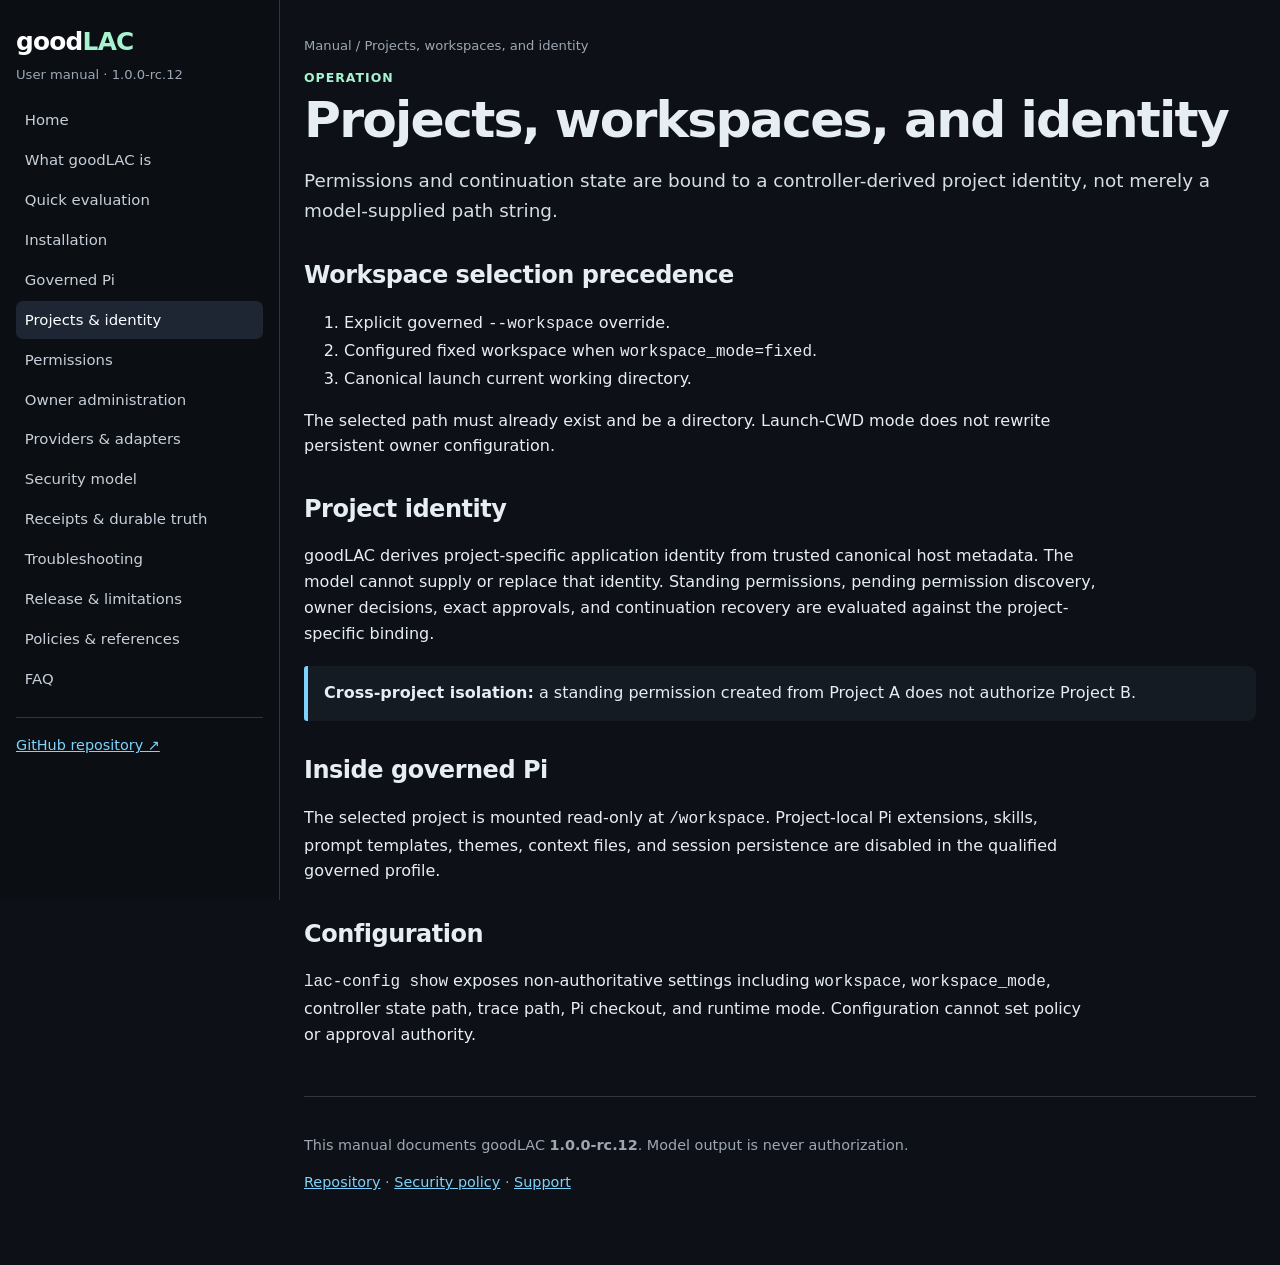
<file: docs/manual/projects.html>
<!doctype html>
<html lang="en" data-release="1.0.0-rc.12">
<head>
  <meta charset="utf-8">
  <meta name="viewport" content="width=device-width, initial-scale=1">
  <meta name="description" content="goodLAC 1.0.0-rc.12 user manual — Projects, workspaces, and identity">
  <title>Projects, workspaces, and identity · goodLAC 1.0.0-rc.12</title>
  <link rel="stylesheet" href="assets/site.css">
</head>
<body>
<a class="skip-link" href="#content">Skip to content</a>
<div class="layout">
  <aside class="sidebar">
    <a class="brand" href="../index.html">good<span>LAC</span></a>
    <div class="version">User manual · 1.0.0-rc.12</div>
    <nav data-manual-nav aria-label="Manual sections">
      <a href="../index.html">Home</a>
<a href="what-is.html">What goodLAC is</a>
<a href="quickstart.html">Quick evaluation</a>
<a href="installation.html">Installation</a>
<a href="governed-pi.html">Governed Pi</a>
<a href="projects.html" aria-current="page">Projects & identity</a>
<a href="permissions.html">Permissions</a>
<a href="administration.html">Owner administration</a>
<a href="providers.html">Providers & adapters</a>
<a href="security.html">Security model</a>
<a href="reliability.html">Receipts & durable truth</a>
<a href="troubleshooting.html">Troubleshooting</a>
<a href="release.html">Release & limitations</a>
<a href="policies.html">Policies & references</a>
<a href="faq.html">FAQ</a>
    </nav>
    <div class="repo-link"><a href="https://github.com/itecob/goodLAC">GitHub repository ↗</a></div>
  </aside>
  <main id="content">
    <div class="breadcrumbs">Manual / Projects, workspaces, and identity</div>
    <header class="page-header">
      <div>
        <div class="eyebrow">Operation</div>
        <h1>Projects, workspaces, and identity</h1>
      </div>
    </header>
    
<p class="lede">Permissions and continuation state are bound to a controller-derived project identity, not merely a model-supplied path string.</p>
<h2>Workspace selection precedence</h2>
<ol>
<li>Explicit governed <code>--workspace</code> override.</li>
<li>Configured fixed workspace when <code>workspace_mode=fixed</code>.</li>
<li>Canonical launch current working directory.</li>
</ol>
<p>The selected path must already exist and be a directory. Launch-CWD mode does not rewrite persistent owner configuration.</p>
<h2>Project identity</h2>
<p>goodLAC derives project-specific application identity from trusted canonical host metadata. The model cannot supply or replace that identity. Standing permissions, pending permission discovery, owner decisions, exact approvals, and continuation recovery are evaluated against the project-specific binding.</p>
<div class="callout"><strong>Cross-project isolation:</strong> a standing permission created from Project A does not authorize Project B.</div>
<h2>Inside governed Pi</h2>
<p>The selected project is mounted read-only at <code>/workspace</code>. Project-local Pi extensions, skills, prompt templates, themes, context files, and session persistence are disabled in the qualified governed profile.</p>
<h2>Configuration</h2>
<p><code>lac-config show</code> exposes non-authoritative settings including <code>workspace</code>, <code>workspace_mode</code>, controller state path, trace path, Pi checkout, and runtime mode. Configuration cannot set policy or approval authority.</p>

    <footer>
      <p>This manual documents goodLAC <strong>1.0.0-rc.12</strong>. Model output is never authorization.</p>
      <p><a href="https://github.com/itecob/goodLAC">Repository</a> · <a href="https://github.com/itecob/goodLAC/blob/main/SECURITY.md">Security policy</a> · <a href="https://github.com/itecob/goodLAC/blob/main/SUPPORT.md">Support</a></p>
    </footer>
  </main>
</div>
</body>
</html>
</file>
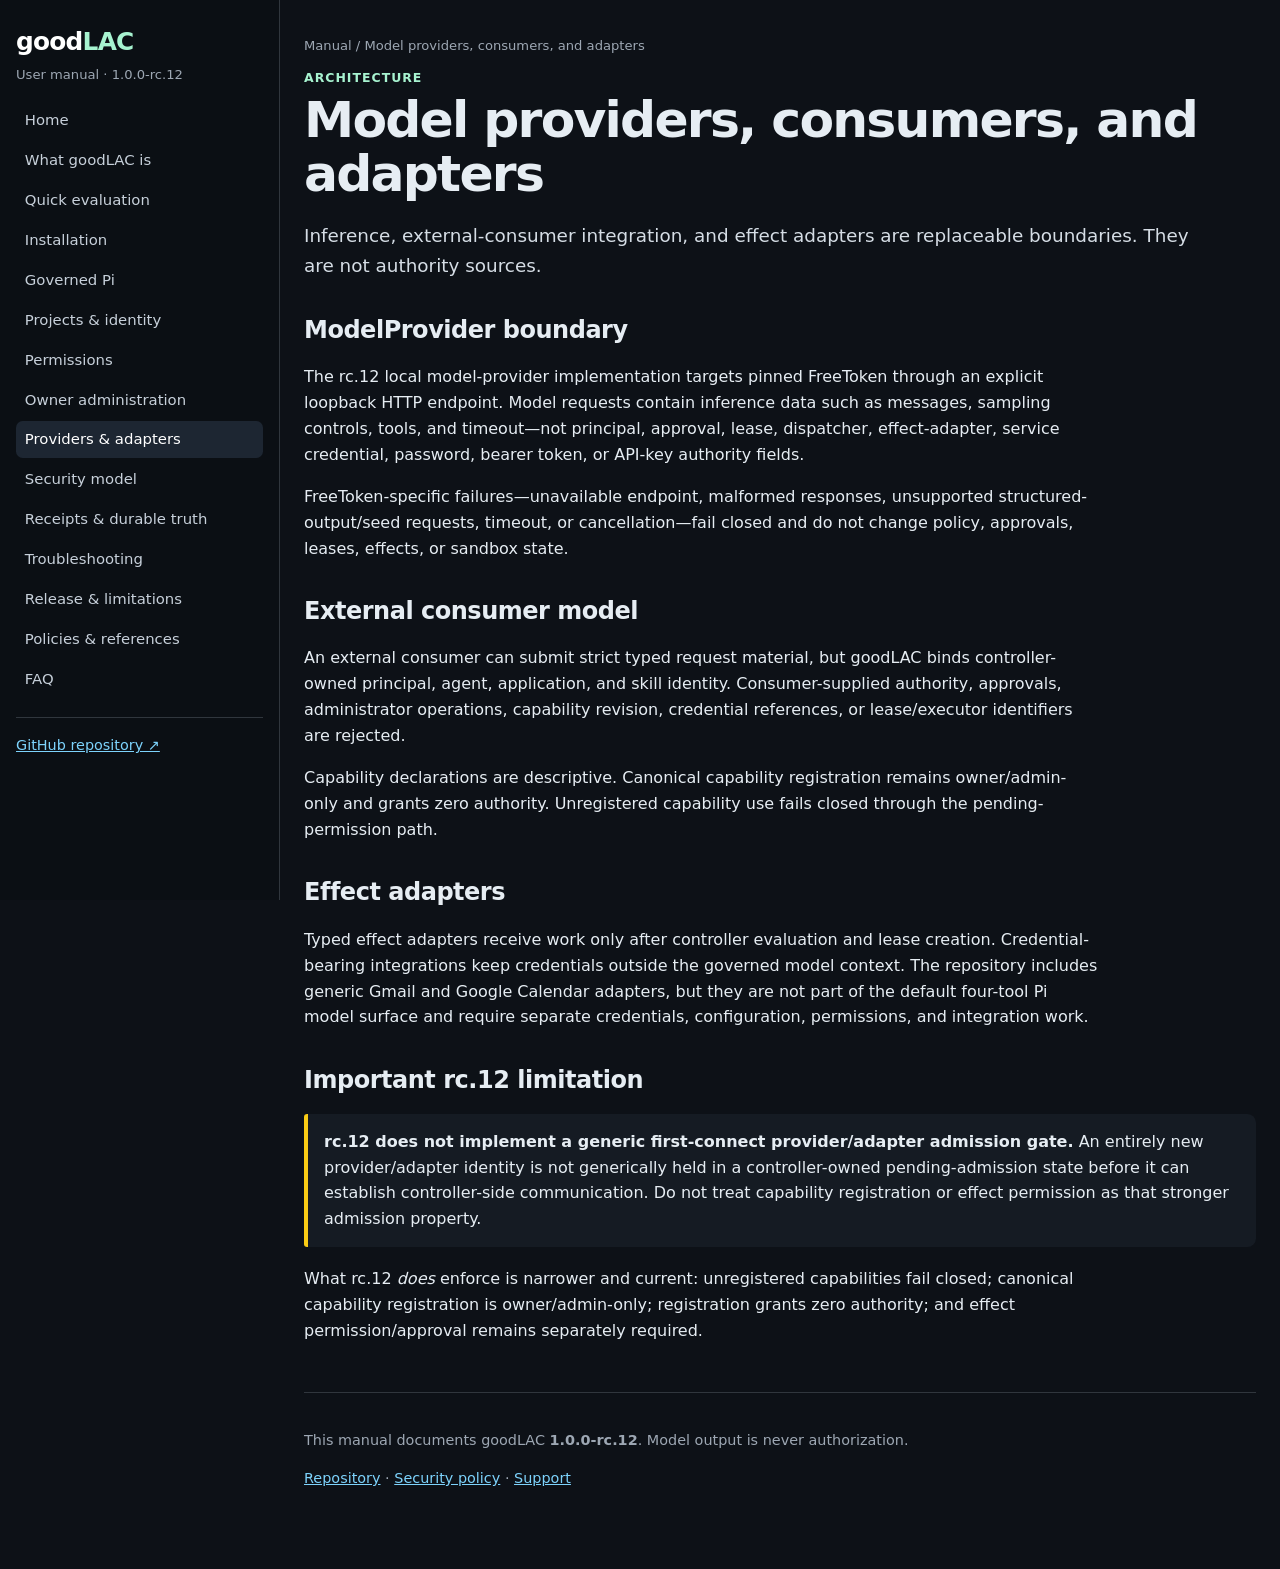
<file: docs/manual/providers.html>
<!doctype html>
<html lang="en" data-release="1.0.0-rc.12">
<head>
  <meta charset="utf-8">
  <meta name="viewport" content="width=device-width, initial-scale=1">
  <meta name="description" content="goodLAC 1.0.0-rc.12 user manual — Model providers, consumers, and adapters">
  <title>Model providers, consumers, and adapters · goodLAC 1.0.0-rc.12</title>
  <link rel="stylesheet" href="assets/site.css">
</head>
<body>
<a class="skip-link" href="#content">Skip to content</a>
<div class="layout">
  <aside class="sidebar">
    <a class="brand" href="../index.html">good<span>LAC</span></a>
    <div class="version">User manual · 1.0.0-rc.12</div>
    <nav data-manual-nav aria-label="Manual sections">
      <a href="../index.html">Home</a>
<a href="what-is.html">What goodLAC is</a>
<a href="quickstart.html">Quick evaluation</a>
<a href="installation.html">Installation</a>
<a href="governed-pi.html">Governed Pi</a>
<a href="projects.html">Projects & identity</a>
<a href="permissions.html">Permissions</a>
<a href="administration.html">Owner administration</a>
<a href="providers.html" aria-current="page">Providers & adapters</a>
<a href="security.html">Security model</a>
<a href="reliability.html">Receipts & durable truth</a>
<a href="troubleshooting.html">Troubleshooting</a>
<a href="release.html">Release & limitations</a>
<a href="policies.html">Policies & references</a>
<a href="faq.html">FAQ</a>
    </nav>
    <div class="repo-link"><a href="https://github.com/itecob/goodLAC">GitHub repository ↗</a></div>
  </aside>
  <main id="content">
    <div class="breadcrumbs">Manual / Model providers, consumers, and adapters</div>
    <header class="page-header">
      <div>
        <div class="eyebrow">Architecture</div>
        <h1>Model providers, consumers, and adapters</h1>
      </div>
    </header>
    
<p class="lede">Inference, external-consumer integration, and effect adapters are replaceable boundaries. They are not authority sources.</p>
<h2>ModelProvider boundary</h2>
<p>The rc.12 local model-provider implementation targets pinned FreeToken through an explicit loopback HTTP endpoint. Model requests contain inference data such as messages, sampling controls, tools, and timeout—not principal, approval, lease, dispatcher, effect-adapter, service credential, password, bearer token, or API-key authority fields.</p>
<p>FreeToken-specific failures—unavailable endpoint, malformed responses, unsupported structured-output/seed requests, timeout, or cancellation—fail closed and do not change policy, approvals, leases, effects, or sandbox state.</p>
<h2>External consumer model</h2>
<p>An external consumer can submit strict typed request material, but goodLAC binds controller-owned principal, agent, application, and skill identity. Consumer-supplied authority, approvals, administrator operations, capability revision, credential references, or lease/executor identifiers are rejected.</p>
<p>Capability declarations are descriptive. Canonical capability registration remains owner/admin-only and grants zero authority. Unregistered capability use fails closed through the pending-permission path.</p>
<h2>Effect adapters</h2>
<p>Typed effect adapters receive work only after controller evaluation and lease creation. Credential-bearing integrations keep credentials outside the governed model context. The repository includes generic Gmail and Google Calendar adapters, but they are not part of the default four-tool Pi model surface and require separate credentials, configuration, permissions, and integration work.</p>
<h2>Important rc.12 limitation</h2>
<div class="callout warn"><strong>rc.12 does not implement a generic first-connect provider/adapter admission gate.</strong> An entirely new provider/adapter identity is not generically held in a controller-owned pending-admission state before it can establish controller-side communication. Do not treat capability registration or effect permission as that stronger admission property.</div>
<p>What rc.12 <em>does</em> enforce is narrower and current: unregistered capabilities fail closed; canonical capability registration is owner/admin-only; registration grants zero authority; and effect permission/approval remains separately required.</p>

    <footer>
      <p>This manual documents goodLAC <strong>1.0.0-rc.12</strong>. Model output is never authorization.</p>
      <p><a href="https://github.com/itecob/goodLAC">Repository</a> · <a href="https://github.com/itecob/goodLAC/blob/main/SECURITY.md">Security policy</a> · <a href="https://github.com/itecob/goodLAC/blob/main/SUPPORT.md">Support</a></p>
    </footer>
  </main>
</div>
</body>
</html>
</file>
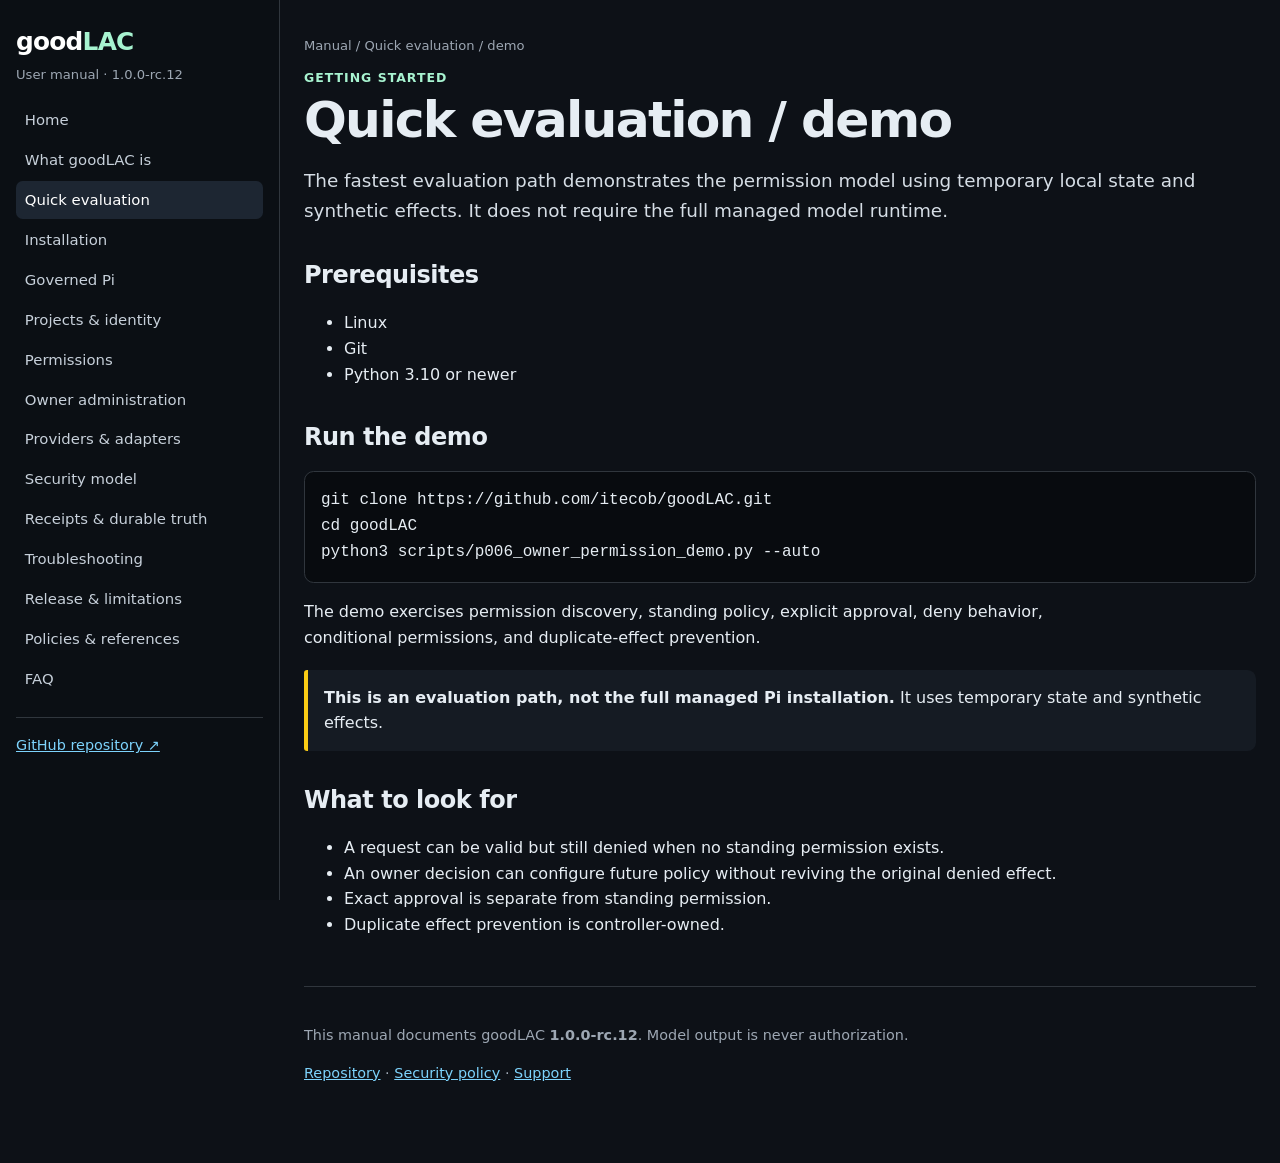
<file: docs/manual/quickstart.html>
<!doctype html>
<html lang="en" data-release="1.0.0-rc.12">
<head>
  <meta charset="utf-8">
  <meta name="viewport" content="width=device-width, initial-scale=1">
  <meta name="description" content="goodLAC 1.0.0-rc.12 user manual — Quick evaluation / demo">
  <title>Quick evaluation / demo · goodLAC 1.0.0-rc.12</title>
  <link rel="stylesheet" href="assets/site.css">
</head>
<body>
<a class="skip-link" href="#content">Skip to content</a>
<div class="layout">
  <aside class="sidebar">
    <a class="brand" href="../index.html">good<span>LAC</span></a>
    <div class="version">User manual · 1.0.0-rc.12</div>
    <nav data-manual-nav aria-label="Manual sections">
      <a href="../index.html">Home</a>
<a href="what-is.html">What goodLAC is</a>
<a href="quickstart.html" aria-current="page">Quick evaluation</a>
<a href="installation.html">Installation</a>
<a href="governed-pi.html">Governed Pi</a>
<a href="projects.html">Projects & identity</a>
<a href="permissions.html">Permissions</a>
<a href="administration.html">Owner administration</a>
<a href="providers.html">Providers & adapters</a>
<a href="security.html">Security model</a>
<a href="reliability.html">Receipts & durable truth</a>
<a href="troubleshooting.html">Troubleshooting</a>
<a href="release.html">Release & limitations</a>
<a href="policies.html">Policies & references</a>
<a href="faq.html">FAQ</a>
    </nav>
    <div class="repo-link"><a href="https://github.com/itecob/goodLAC">GitHub repository ↗</a></div>
  </aside>
  <main id="content">
    <div class="breadcrumbs">Manual / Quick evaluation / demo</div>
    <header class="page-header">
      <div>
        <div class="eyebrow">Getting started</div>
        <h1>Quick evaluation / demo</h1>
      </div>
    </header>
    
<p class="lede">The fastest evaluation path demonstrates the permission model using temporary local state and synthetic effects. It does not require the full managed model runtime.</p>
<h2>Prerequisites</h2>
<ul><li>Linux</li><li>Git</li><li>Python 3.10 or newer</li></ul>
<h2>Run the demo</h2>
<pre><code>git clone https://github.com/itecob/goodLAC.git
cd goodLAC
python3 scripts/p006_owner_permission_demo.py --auto</code></pre>
<p>The demo exercises permission discovery, standing policy, explicit approval, deny behavior, conditional permissions, and duplicate-effect prevention.</p>
<div class="callout warn"><strong>This is an evaluation path, not the full managed Pi installation.</strong> It uses temporary state and synthetic effects.</div>
<h2>What to look for</h2>
<ul>
<li>A request can be valid but still denied when no standing permission exists.</li>
<li>An owner decision can configure future policy without reviving the original denied effect.</li>
<li>Exact approval is separate from standing permission.</li>
<li>Duplicate effect prevention is controller-owned.</li>
</ul>

    <footer>
      <p>This manual documents goodLAC <strong>1.0.0-rc.12</strong>. Model output is never authorization.</p>
      <p><a href="https://github.com/itecob/goodLAC">Repository</a> · <a href="https://github.com/itecob/goodLAC/blob/main/SECURITY.md">Security policy</a> · <a href="https://github.com/itecob/goodLAC/blob/main/SUPPORT.md">Support</a></p>
    </footer>
  </main>
</div>
</body>
</html>
</file>
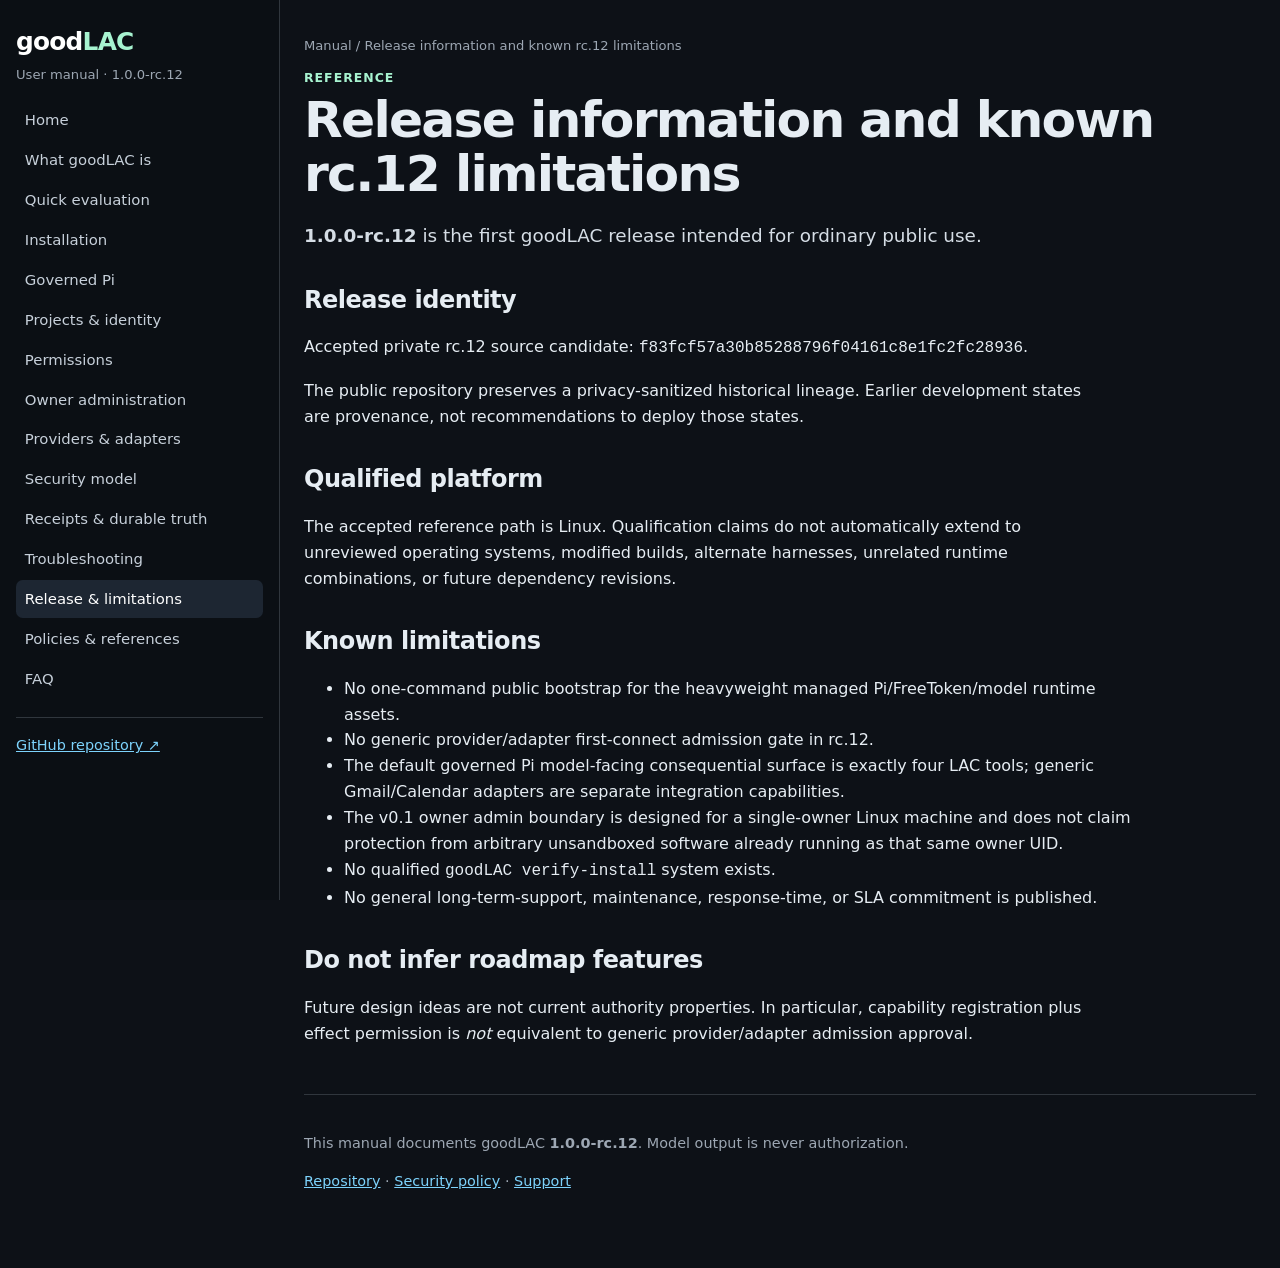
<file: docs/manual/release.html>
<!doctype html>
<html lang="en" data-release="1.0.0-rc.12">
<head>
  <meta charset="utf-8">
  <meta name="viewport" content="width=device-width, initial-scale=1">
  <meta name="description" content="goodLAC 1.0.0-rc.12 user manual — Release information and known rc.12 limitations">
  <title>Release information and known rc.12 limitations · goodLAC 1.0.0-rc.12</title>
  <link rel="stylesheet" href="assets/site.css">
</head>
<body>
<a class="skip-link" href="#content">Skip to content</a>
<div class="layout">
  <aside class="sidebar">
    <a class="brand" href="../index.html">good<span>LAC</span></a>
    <div class="version">User manual · 1.0.0-rc.12</div>
    <nav data-manual-nav aria-label="Manual sections">
      <a href="../index.html">Home</a>
<a href="what-is.html">What goodLAC is</a>
<a href="quickstart.html">Quick evaluation</a>
<a href="installation.html">Installation</a>
<a href="governed-pi.html">Governed Pi</a>
<a href="projects.html">Projects & identity</a>
<a href="permissions.html">Permissions</a>
<a href="administration.html">Owner administration</a>
<a href="providers.html">Providers & adapters</a>
<a href="security.html">Security model</a>
<a href="reliability.html">Receipts & durable truth</a>
<a href="troubleshooting.html">Troubleshooting</a>
<a href="release.html" aria-current="page">Release & limitations</a>
<a href="policies.html">Policies & references</a>
<a href="faq.html">FAQ</a>
    </nav>
    <div class="repo-link"><a href="https://github.com/itecob/goodLAC">GitHub repository ↗</a></div>
  </aside>
  <main id="content">
    <div class="breadcrumbs">Manual / Release information and known rc.12 limitations</div>
    <header class="page-header">
      <div>
        <div class="eyebrow">Reference</div>
        <h1>Release information and known rc.12 limitations</h1>
      </div>
    </header>
    
<p class="lede"><strong>1.0.0-rc.12</strong> is the first goodLAC release intended for ordinary public use.</p>
<h2>Release identity</h2>
<p>Accepted private rc.12 source candidate: <code>f83fcf57a30b85288796f04161c8e1fc2fc28936</code>.</p>
<p>The public repository preserves a privacy-sanitized historical lineage. Earlier development states are provenance, not recommendations to deploy those states.</p>
<h2>Qualified platform</h2>
<p>The accepted reference path is Linux. Qualification claims do not automatically extend to unreviewed operating systems, modified builds, alternate harnesses, unrelated runtime combinations, or future dependency revisions.</p>
<h2>Known limitations</h2>
<ul>
<li>No one-command public bootstrap for the heavyweight managed Pi/FreeToken/model runtime assets.</li>
<li>No generic provider/adapter first-connect admission gate in rc.12.</li>
<li>The default governed Pi model-facing consequential surface is exactly four LAC tools; generic Gmail/Calendar adapters are separate integration capabilities.</li>
<li>The v0.1 owner admin boundary is designed for a single-owner Linux machine and does not claim protection from arbitrary unsandboxed software already running as that same owner UID.</li>
<li>No qualified <code>goodLAC verify-install</code> system exists.</li>
<li>No general long-term-support, maintenance, response-time, or SLA commitment is published.</li>
</ul>
<h2>Do not infer roadmap features</h2>
<p>Future design ideas are not current authority properties. In particular, capability registration plus effect permission is <em>not</em> equivalent to generic provider/adapter admission approval.</p>

    <footer>
      <p>This manual documents goodLAC <strong>1.0.0-rc.12</strong>. Model output is never authorization.</p>
      <p><a href="https://github.com/itecob/goodLAC">Repository</a> · <a href="https://github.com/itecob/goodLAC/blob/main/SECURITY.md">Security policy</a> · <a href="https://github.com/itecob/goodLAC/blob/main/SUPPORT.md">Support</a></p>
    </footer>
  </main>
</div>
</body>
</html>
</file>
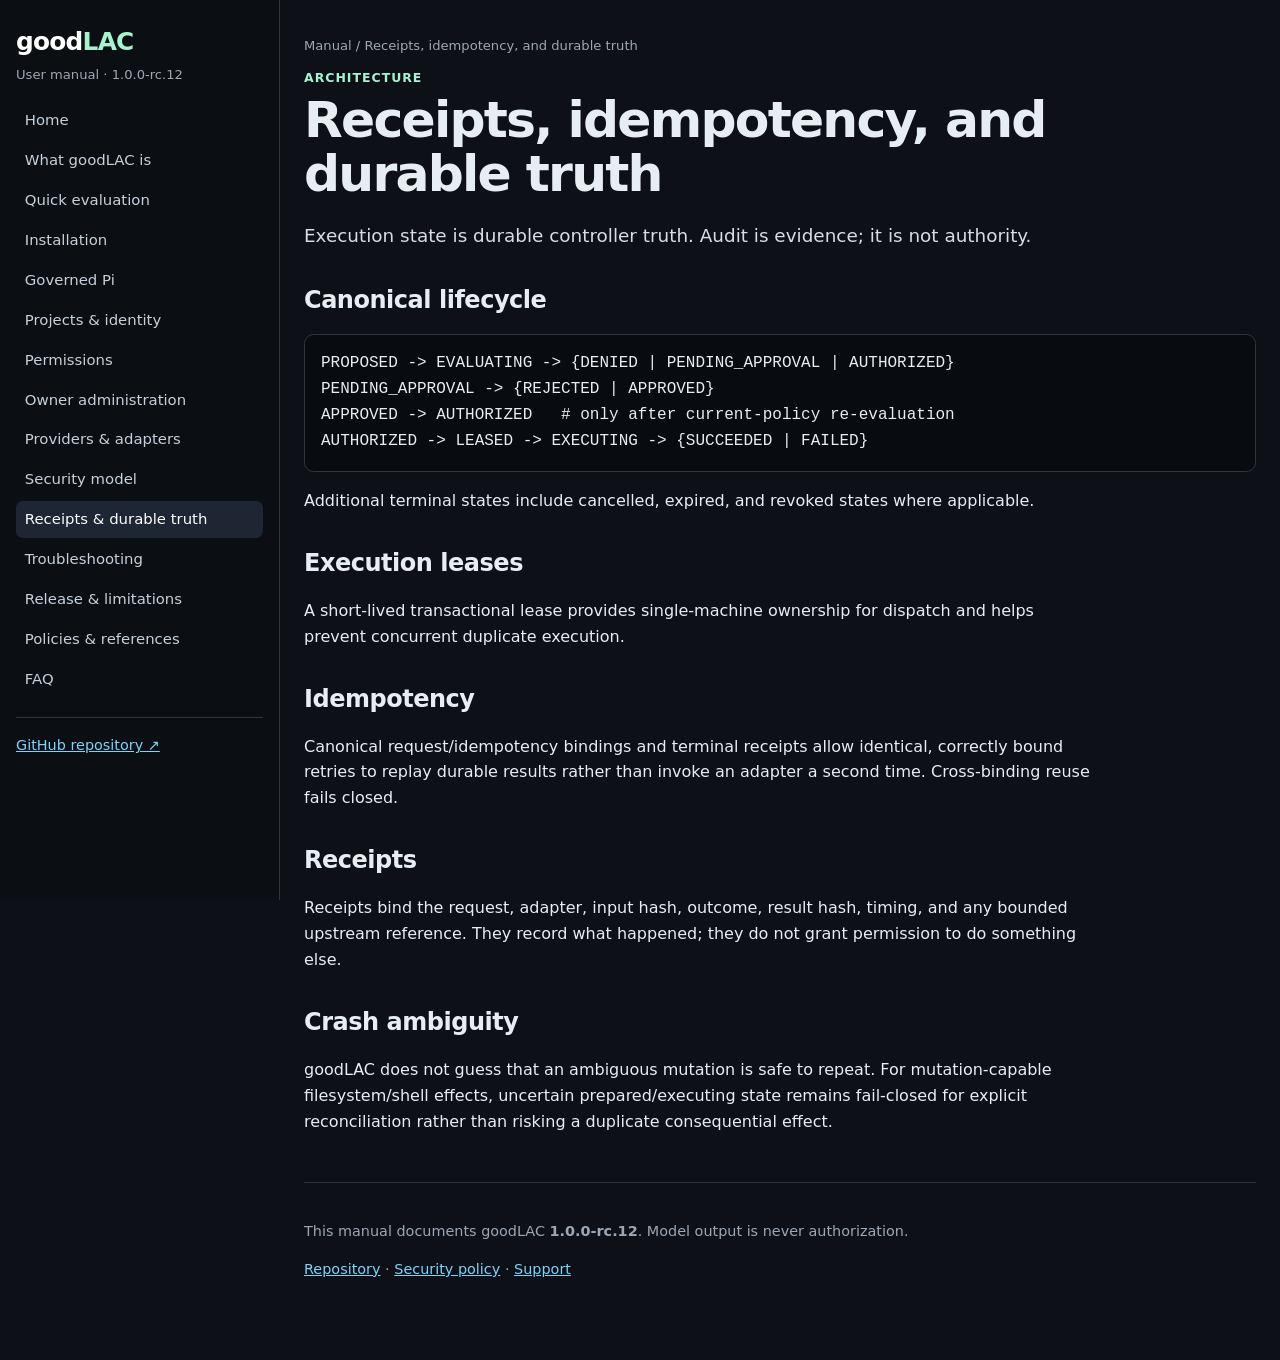
<file: docs/manual/reliability.html>
<!doctype html>
<html lang="en" data-release="1.0.0-rc.12">
<head>
  <meta charset="utf-8">
  <meta name="viewport" content="width=device-width, initial-scale=1">
  <meta name="description" content="goodLAC 1.0.0-rc.12 user manual — Receipts, idempotency, and durable truth">
  <title>Receipts, idempotency, and durable truth · goodLAC 1.0.0-rc.12</title>
  <link rel="stylesheet" href="assets/site.css">
</head>
<body>
<a class="skip-link" href="#content">Skip to content</a>
<div class="layout">
  <aside class="sidebar">
    <a class="brand" href="../index.html">good<span>LAC</span></a>
    <div class="version">User manual · 1.0.0-rc.12</div>
    <nav data-manual-nav aria-label="Manual sections">
      <a href="../index.html">Home</a>
<a href="what-is.html">What goodLAC is</a>
<a href="quickstart.html">Quick evaluation</a>
<a href="installation.html">Installation</a>
<a href="governed-pi.html">Governed Pi</a>
<a href="projects.html">Projects & identity</a>
<a href="permissions.html">Permissions</a>
<a href="administration.html">Owner administration</a>
<a href="providers.html">Providers & adapters</a>
<a href="security.html">Security model</a>
<a href="reliability.html" aria-current="page">Receipts & durable truth</a>
<a href="troubleshooting.html">Troubleshooting</a>
<a href="release.html">Release & limitations</a>
<a href="policies.html">Policies & references</a>
<a href="faq.html">FAQ</a>
    </nav>
    <div class="repo-link"><a href="https://github.com/itecob/goodLAC">GitHub repository ↗</a></div>
  </aside>
  <main id="content">
    <div class="breadcrumbs">Manual / Receipts, idempotency, and durable truth</div>
    <header class="page-header">
      <div>
        <div class="eyebrow">Architecture</div>
        <h1>Receipts, idempotency, and durable truth</h1>
      </div>
    </header>
    
<p class="lede">Execution state is durable controller truth. Audit is evidence; it is not authority.</p>
<h2>Canonical lifecycle</h2>
<pre><code>PROPOSED -&gt; EVALUATING -&gt; {DENIED | PENDING_APPROVAL | AUTHORIZED}
PENDING_APPROVAL -&gt; {REJECTED | APPROVED}
APPROVED -&gt; AUTHORIZED   # only after current-policy re-evaluation
AUTHORIZED -&gt; LEASED -&gt; EXECUTING -&gt; {SUCCEEDED | FAILED}</code></pre>
<p>Additional terminal states include cancelled, expired, and revoked states where applicable.</p>
<h2>Execution leases</h2>
<p>A short-lived transactional lease provides single-machine ownership for dispatch and helps prevent concurrent duplicate execution.</p>
<h2>Idempotency</h2>
<p>Canonical request/idempotency bindings and terminal receipts allow identical, correctly bound retries to replay durable results rather than invoke an adapter a second time. Cross-binding reuse fails closed.</p>
<h2>Receipts</h2>
<p>Receipts bind the request, adapter, input hash, outcome, result hash, timing, and any bounded upstream reference. They record what happened; they do not grant permission to do something else.</p>
<h2>Crash ambiguity</h2>
<p>goodLAC does not guess that an ambiguous mutation is safe to repeat. For mutation-capable filesystem/shell effects, uncertain prepared/executing state remains fail-closed for explicit reconciliation rather than risking a duplicate consequential effect.</p>

    <footer>
      <p>This manual documents goodLAC <strong>1.0.0-rc.12</strong>. Model output is never authorization.</p>
      <p><a href="https://github.com/itecob/goodLAC">Repository</a> · <a href="https://github.com/itecob/goodLAC/blob/main/SECURITY.md">Security policy</a> · <a href="https://github.com/itecob/goodLAC/blob/main/SUPPORT.md">Support</a></p>
    </footer>
  </main>
</div>
</body>
</html>
</file>
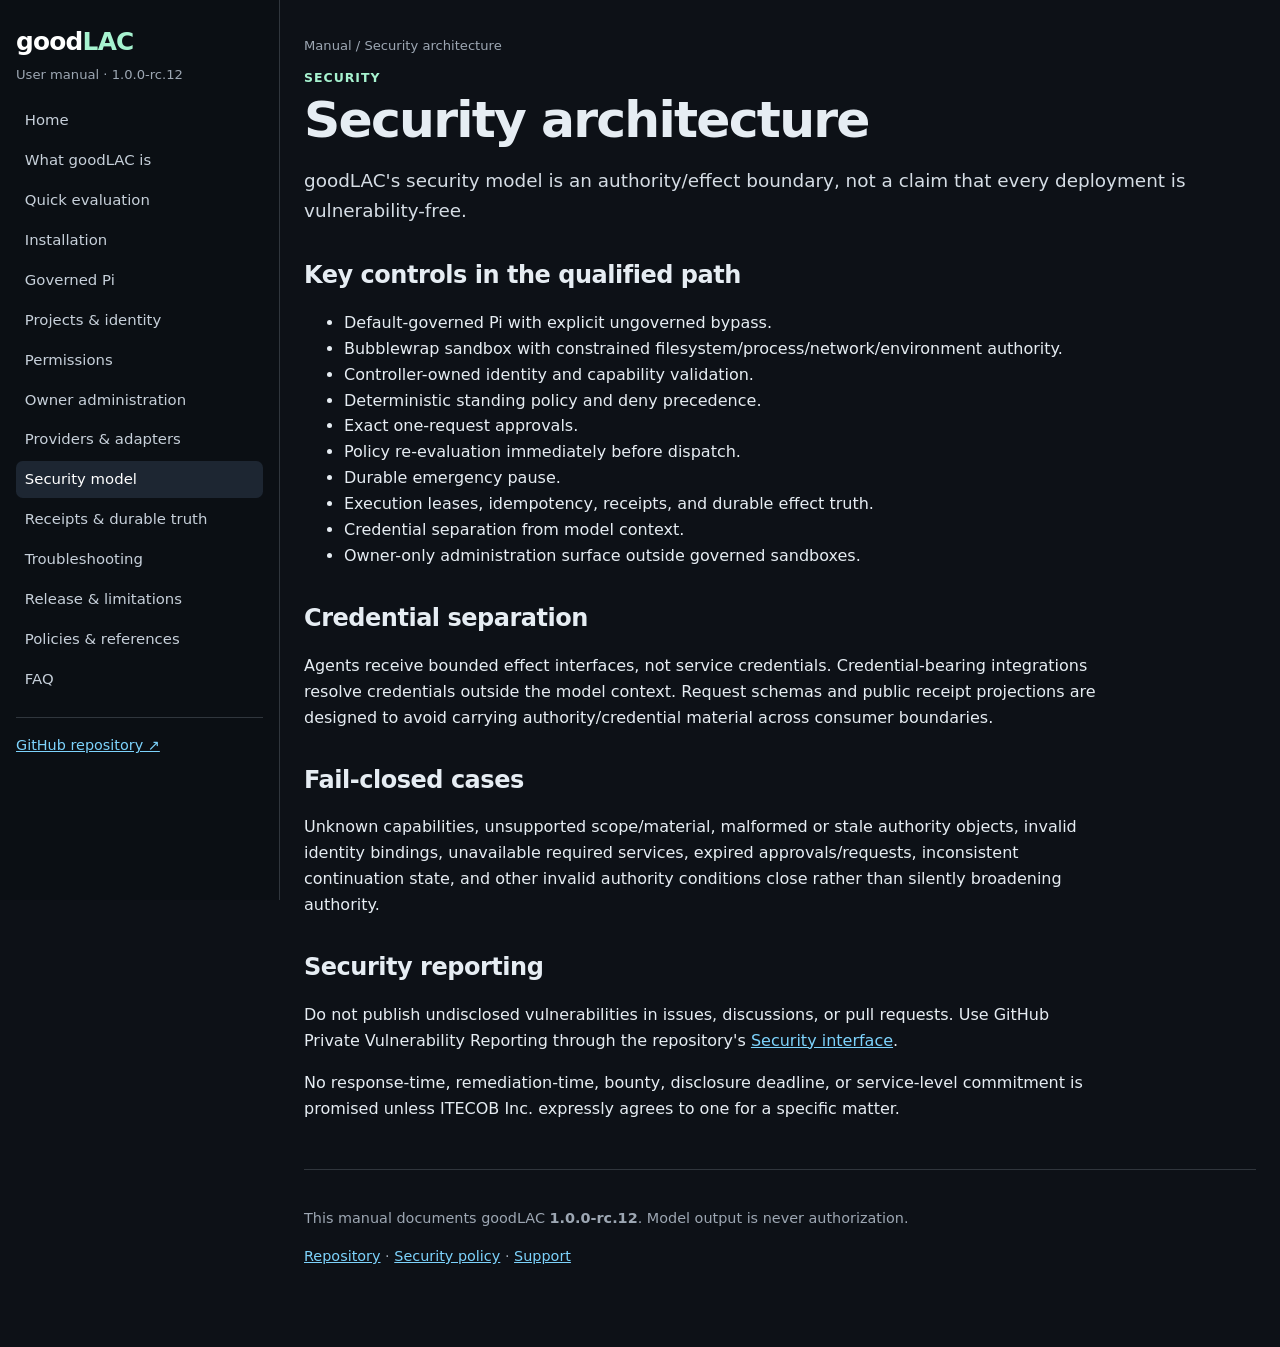
<file: docs/manual/security.html>
<!doctype html>
<html lang="en" data-release="1.0.0-rc.12">
<head>
  <meta charset="utf-8">
  <meta name="viewport" content="width=device-width, initial-scale=1">
  <meta name="description" content="goodLAC 1.0.0-rc.12 user manual — Security architecture">
  <title>Security architecture · goodLAC 1.0.0-rc.12</title>
  <link rel="stylesheet" href="assets/site.css">
</head>
<body>
<a class="skip-link" href="#content">Skip to content</a>
<div class="layout">
  <aside class="sidebar">
    <a class="brand" href="../index.html">good<span>LAC</span></a>
    <div class="version">User manual · 1.0.0-rc.12</div>
    <nav data-manual-nav aria-label="Manual sections">
      <a href="../index.html">Home</a>
<a href="what-is.html">What goodLAC is</a>
<a href="quickstart.html">Quick evaluation</a>
<a href="installation.html">Installation</a>
<a href="governed-pi.html">Governed Pi</a>
<a href="projects.html">Projects & identity</a>
<a href="permissions.html">Permissions</a>
<a href="administration.html">Owner administration</a>
<a href="providers.html">Providers & adapters</a>
<a href="security.html" aria-current="page">Security model</a>
<a href="reliability.html">Receipts & durable truth</a>
<a href="troubleshooting.html">Troubleshooting</a>
<a href="release.html">Release & limitations</a>
<a href="policies.html">Policies & references</a>
<a href="faq.html">FAQ</a>
    </nav>
    <div class="repo-link"><a href="https://github.com/itecob/goodLAC">GitHub repository ↗</a></div>
  </aside>
  <main id="content">
    <div class="breadcrumbs">Manual / Security architecture</div>
    <header class="page-header">
      <div>
        <div class="eyebrow">Security</div>
        <h1>Security architecture</h1>
      </div>
    </header>
    
<p class="lede">goodLAC's security model is an authority/effect boundary, not a claim that every deployment is vulnerability-free.</p>
<h2>Key controls in the qualified path</h2>
<ul>
<li>Default-governed Pi with explicit ungoverned bypass.</li>
<li>Bubblewrap sandbox with constrained filesystem/process/network/environment authority.</li>
<li>Controller-owned identity and capability validation.</li>
<li>Deterministic standing policy and deny precedence.</li>
<li>Exact one-request approvals.</li>
<li>Policy re-evaluation immediately before dispatch.</li>
<li>Durable emergency pause.</li>
<li>Execution leases, idempotency, receipts, and durable effect truth.</li>
<li>Credential separation from model context.</li>
<li>Owner-only administration surface outside governed sandboxes.</li>
</ul>
<h2>Credential separation</h2>
<p>Agents receive bounded effect interfaces, not service credentials. Credential-bearing integrations resolve credentials outside the model context. Request schemas and public receipt projections are designed to avoid carrying authority/credential material across consumer boundaries.</p>
<h2>Fail-closed cases</h2>
<p>Unknown capabilities, unsupported scope/material, malformed or stale authority objects, invalid identity bindings, unavailable required services, expired approvals/requests, inconsistent continuation state, and other invalid authority conditions close rather than silently broadening authority.</p>
<h2>Security reporting</h2>
<p>Do not publish undisclosed vulnerabilities in issues, discussions, or pull requests. Use GitHub Private Vulnerability Reporting through the repository's <a href="https://github.com/itecob/goodLAC/security">Security interface</a>.</p>
<p>No response-time, remediation-time, bounty, disclosure deadline, or service-level commitment is promised unless ITECOB Inc. expressly agrees to one for a specific matter.</p>

    <footer>
      <p>This manual documents goodLAC <strong>1.0.0-rc.12</strong>. Model output is never authorization.</p>
      <p><a href="https://github.com/itecob/goodLAC">Repository</a> · <a href="https://github.com/itecob/goodLAC/blob/main/SECURITY.md">Security policy</a> · <a href="https://github.com/itecob/goodLAC/blob/main/SUPPORT.md">Support</a></p>
    </footer>
  </main>
</div>
</body>
</html>
</file>
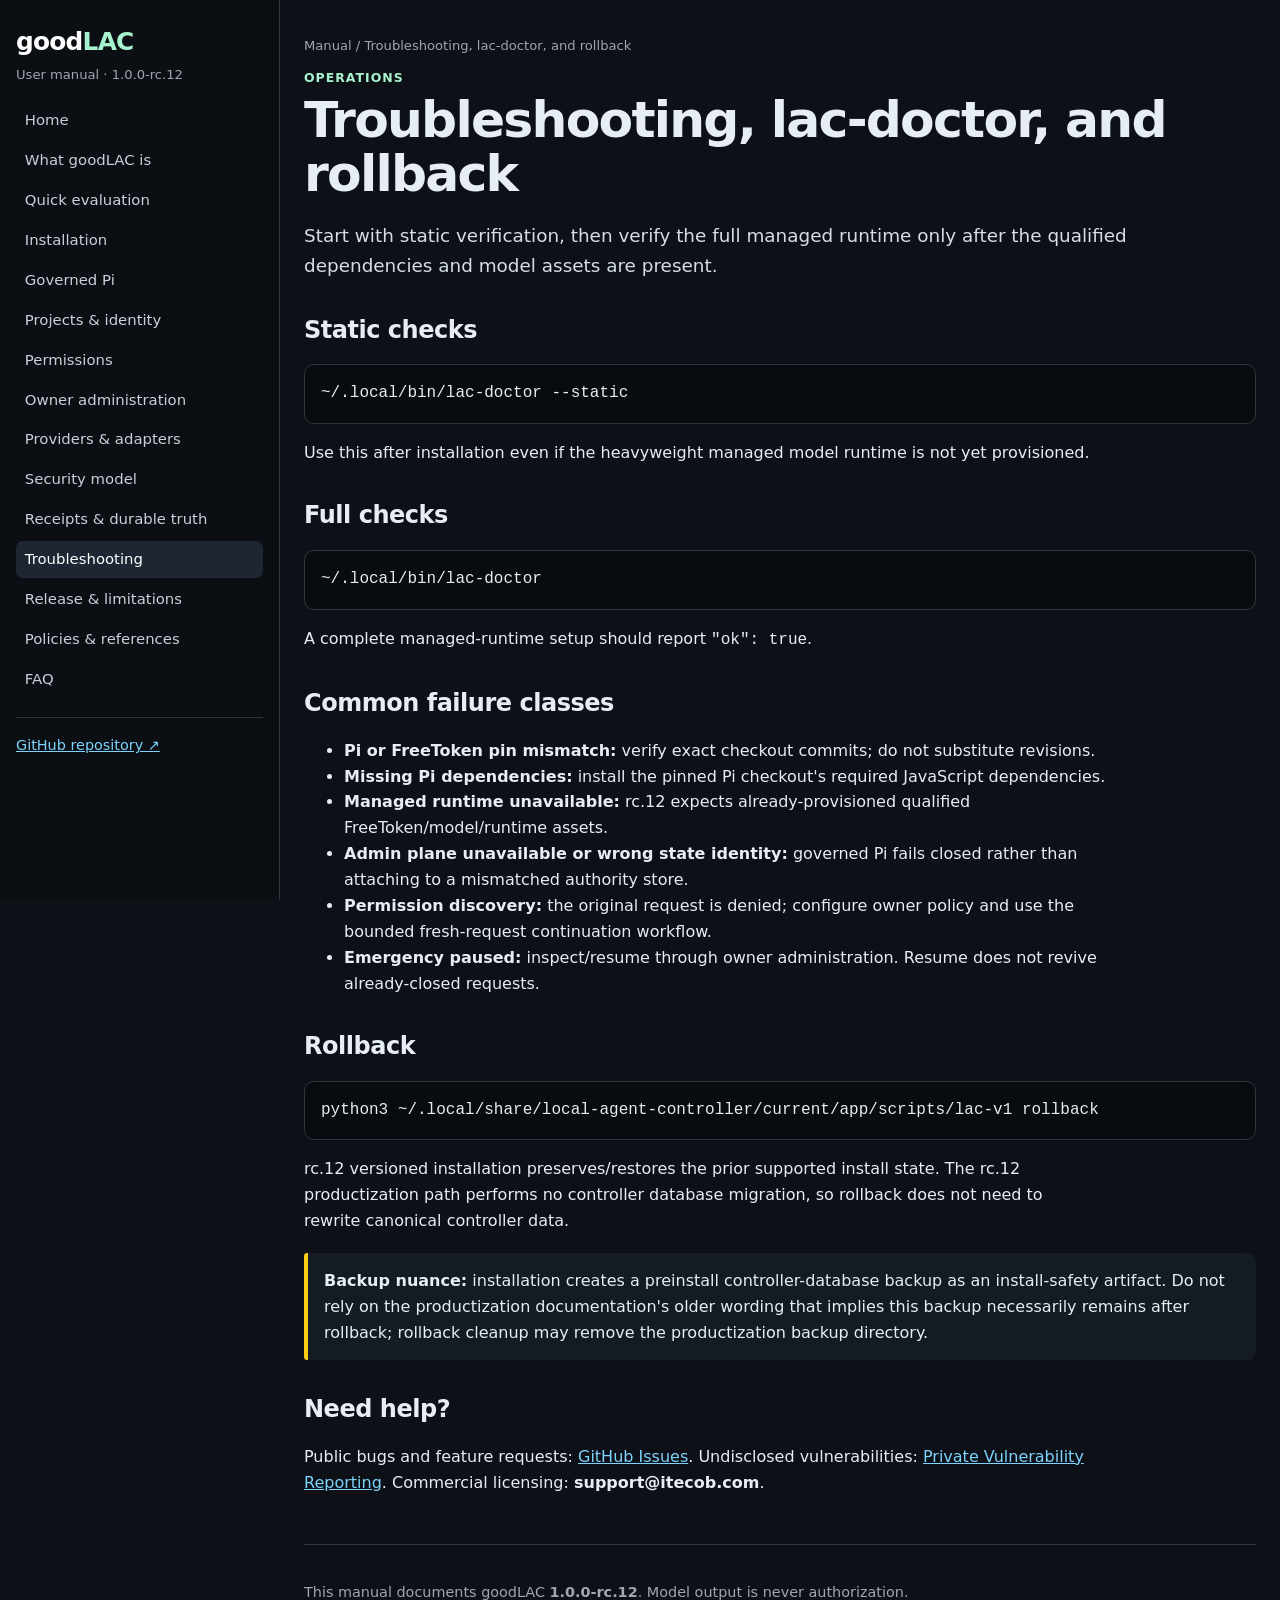
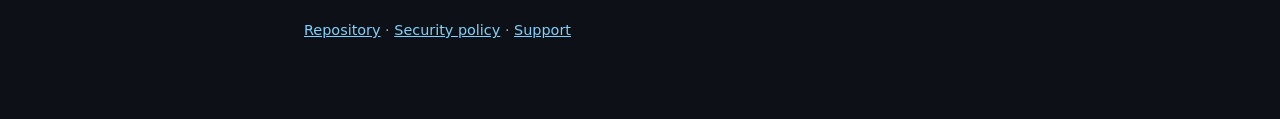
<file: docs/manual/troubleshooting.html>
<!doctype html>
<html lang="en" data-release="1.0.0-rc.12">
<head>
  <meta charset="utf-8">
  <meta name="viewport" content="width=device-width, initial-scale=1">
  <meta name="description" content="goodLAC 1.0.0-rc.12 user manual — Troubleshooting, lac-doctor, and rollback">
  <title>Troubleshooting, lac-doctor, and rollback · goodLAC 1.0.0-rc.12</title>
  <link rel="stylesheet" href="assets/site.css">
</head>
<body>
<a class="skip-link" href="#content">Skip to content</a>
<div class="layout">
  <aside class="sidebar">
    <a class="brand" href="../index.html">good<span>LAC</span></a>
    <div class="version">User manual · 1.0.0-rc.12</div>
    <nav data-manual-nav aria-label="Manual sections">
      <a href="../index.html">Home</a>
<a href="what-is.html">What goodLAC is</a>
<a href="quickstart.html">Quick evaluation</a>
<a href="installation.html">Installation</a>
<a href="governed-pi.html">Governed Pi</a>
<a href="projects.html">Projects & identity</a>
<a href="permissions.html">Permissions</a>
<a href="administration.html">Owner administration</a>
<a href="providers.html">Providers & adapters</a>
<a href="security.html">Security model</a>
<a href="reliability.html">Receipts & durable truth</a>
<a href="troubleshooting.html" aria-current="page">Troubleshooting</a>
<a href="release.html">Release & limitations</a>
<a href="policies.html">Policies & references</a>
<a href="faq.html">FAQ</a>
    </nav>
    <div class="repo-link"><a href="https://github.com/itecob/goodLAC">GitHub repository ↗</a></div>
  </aside>
  <main id="content">
    <div class="breadcrumbs">Manual / Troubleshooting, lac-doctor, and rollback</div>
    <header class="page-header">
      <div>
        <div class="eyebrow">Operations</div>
        <h1>Troubleshooting, lac-doctor, and rollback</h1>
      </div>
    </header>
    
<p class="lede">Start with static verification, then verify the full managed runtime only after the qualified dependencies and model assets are present.</p>
<h2>Static checks</h2>
<pre><code>~/.local/bin/lac-doctor --static</code></pre>
<p>Use this after installation even if the heavyweight managed model runtime is not yet provisioned.</p>
<h2>Full checks</h2>
<pre><code>~/.local/bin/lac-doctor</code></pre>
<p>A complete managed-runtime setup should report <code>"ok": true</code>.</p>
<h2>Common failure classes</h2>
<ul>
<li><strong>Pi or FreeToken pin mismatch:</strong> verify exact checkout commits; do not substitute revisions.</li>
<li><strong>Missing Pi dependencies:</strong> install the pinned Pi checkout's required JavaScript dependencies.</li>
<li><strong>Managed runtime unavailable:</strong> rc.12 expects already-provisioned qualified FreeToken/model/runtime assets.</li>
<li><strong>Admin plane unavailable or wrong state identity:</strong> governed Pi fails closed rather than attaching to a mismatched authority store.</li>
<li><strong>Permission discovery:</strong> the original request is denied; configure owner policy and use the bounded fresh-request continuation workflow.</li>
<li><strong>Emergency paused:</strong> inspect/resume through owner administration. Resume does not revive already-closed requests.</li>
</ul>
<h2>Rollback</h2>
<pre><code>python3 ~/.local/share/local-agent-controller/current/app/scripts/lac-v1 rollback</code></pre>
<p>rc.12 versioned installation preserves/restores the prior supported install state. The rc.12 productization path performs no controller database migration, so rollback does not need to rewrite canonical controller data.</p>
<div class="callout warn"><strong>Backup nuance:</strong> installation creates a preinstall controller-database backup as an install-safety artifact. Do not rely on the productization documentation's older wording that implies this backup necessarily remains after rollback; rollback cleanup may remove the productization backup directory.</div>
<h2>Need help?</h2>
<p>Public bugs and feature requests: <a href="https://github.com/itecob/goodLAC/issues">GitHub Issues</a>. Undisclosed vulnerabilities: <a href="https://github.com/itecob/goodLAC/security">Private Vulnerability Reporting</a>. Commercial licensing: <strong>support@itecob.com</strong>.</p>

    <footer>
      <p>This manual documents goodLAC <strong>1.0.0-rc.12</strong>. Model output is never authorization.</p>
      <p><a href="https://github.com/itecob/goodLAC">Repository</a> · <a href="https://github.com/itecob/goodLAC/blob/main/SECURITY.md">Security policy</a> · <a href="https://github.com/itecob/goodLAC/blob/main/SUPPORT.md">Support</a></p>
    </footer>
  </main>
</div>
</body>
</html>
</file>
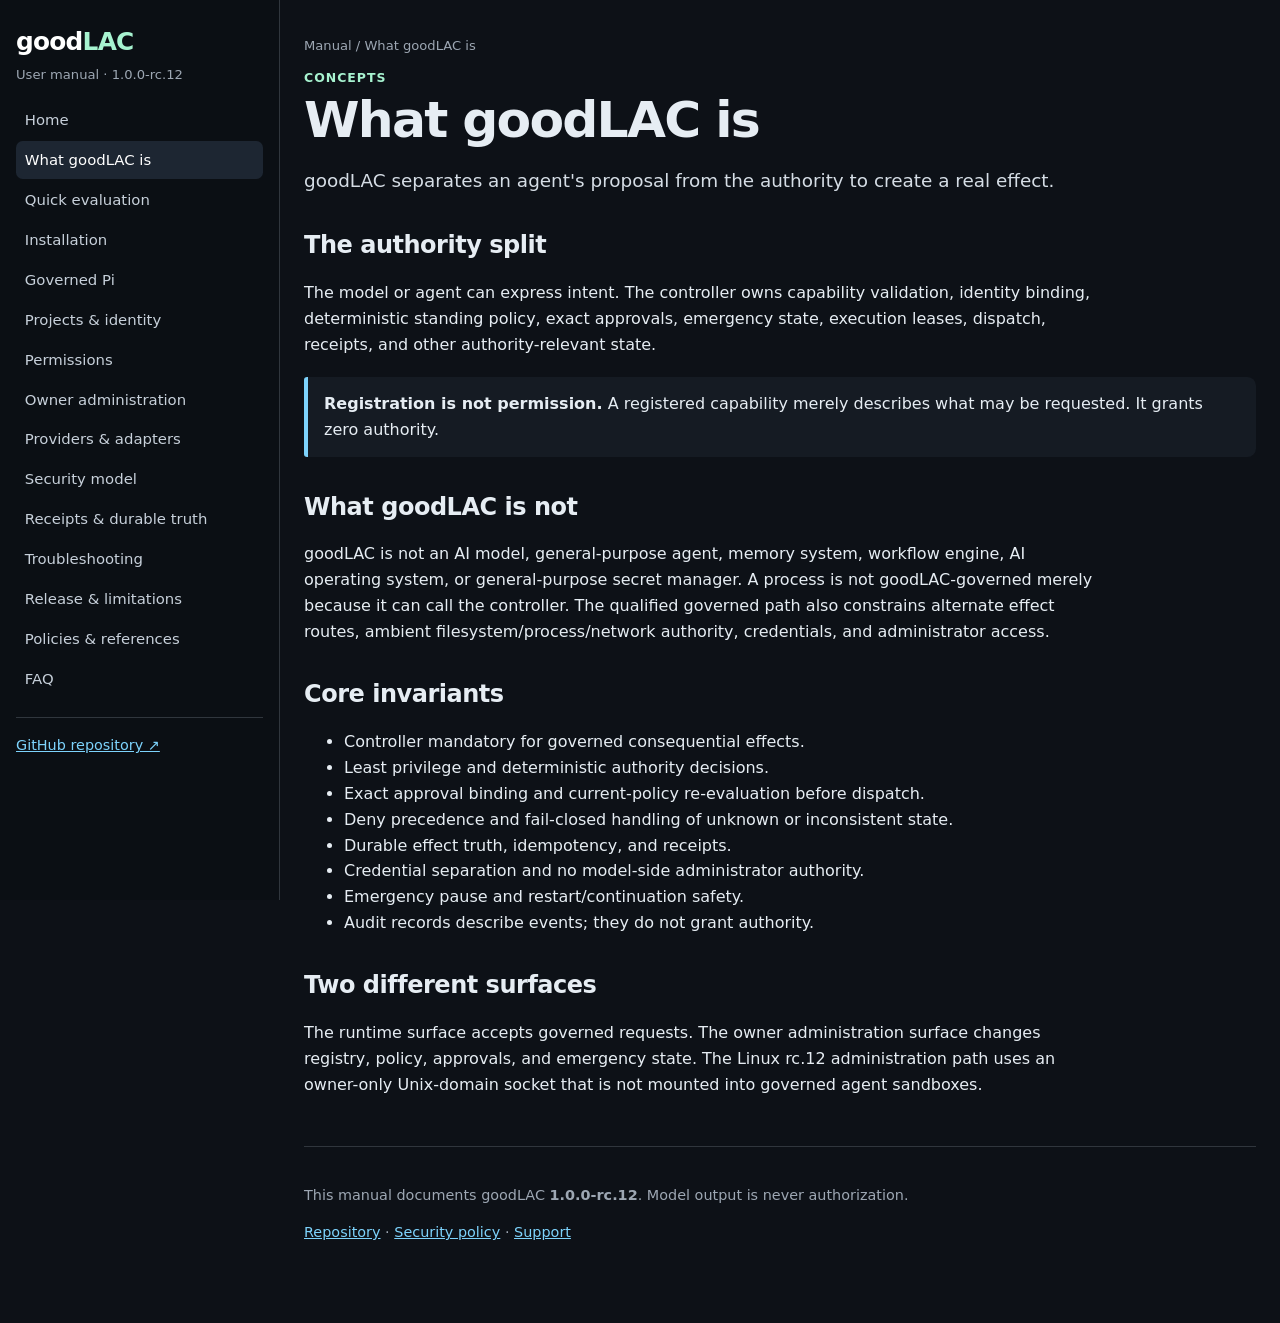
<file: docs/manual/what-is.html>
<!doctype html>
<html lang="en" data-release="1.0.0-rc.12">
<head>
  <meta charset="utf-8">
  <meta name="viewport" content="width=device-width, initial-scale=1">
  <meta name="description" content="goodLAC 1.0.0-rc.12 user manual — What goodLAC is">
  <title>What goodLAC is · goodLAC 1.0.0-rc.12</title>
  <link rel="stylesheet" href="assets/site.css">
</head>
<body>
<a class="skip-link" href="#content">Skip to content</a>
<div class="layout">
  <aside class="sidebar">
    <a class="brand" href="../index.html">good<span>LAC</span></a>
    <div class="version">User manual · 1.0.0-rc.12</div>
    <nav data-manual-nav aria-label="Manual sections">
      <a href="../index.html">Home</a>
<a href="what-is.html" aria-current="page">What goodLAC is</a>
<a href="quickstart.html">Quick evaluation</a>
<a href="installation.html">Installation</a>
<a href="governed-pi.html">Governed Pi</a>
<a href="projects.html">Projects & identity</a>
<a href="permissions.html">Permissions</a>
<a href="administration.html">Owner administration</a>
<a href="providers.html">Providers & adapters</a>
<a href="security.html">Security model</a>
<a href="reliability.html">Receipts & durable truth</a>
<a href="troubleshooting.html">Troubleshooting</a>
<a href="release.html">Release & limitations</a>
<a href="policies.html">Policies & references</a>
<a href="faq.html">FAQ</a>
    </nav>
    <div class="repo-link"><a href="https://github.com/itecob/goodLAC">GitHub repository ↗</a></div>
  </aside>
  <main id="content">
    <div class="breadcrumbs">Manual / What goodLAC is</div>
    <header class="page-header">
      <div>
        <div class="eyebrow">Concepts</div>
        <h1>What goodLAC is</h1>
      </div>
    </header>
    
<p class="lede">goodLAC separates an agent's proposal from the authority to create a real effect.</p>
<h2>The authority split</h2>
<p>The model or agent can express intent. The controller owns capability validation, identity binding, deterministic standing policy, exact approvals, emergency state, execution leases, dispatch, receipts, and other authority-relevant state.</p>
<div class="callout"><strong>Registration is not permission.</strong> A registered capability merely describes what may be requested. It grants zero authority.</div>
<h2>What goodLAC is not</h2>
<p>goodLAC is not an AI model, general-purpose agent, memory system, workflow engine, AI operating system, or general-purpose secret manager. A process is not goodLAC-governed merely because it can call the controller. The qualified governed path also constrains alternate effect routes, ambient filesystem/process/network authority, credentials, and administrator access.</p>
<h2>Core invariants</h2>
<ul>
<li>Controller mandatory for governed consequential effects.</li>
<li>Least privilege and deterministic authority decisions.</li>
<li>Exact approval binding and current-policy re-evaluation before dispatch.</li>
<li>Deny precedence and fail-closed handling of unknown or inconsistent state.</li>
<li>Durable effect truth, idempotency, and receipts.</li>
<li>Credential separation and no model-side administrator authority.</li>
<li>Emergency pause and restart/continuation safety.</li>
<li>Audit records describe events; they do not grant authority.</li>
</ul>
<h2>Two different surfaces</h2>
<p>The runtime surface accepts governed requests. The owner administration surface changes registry, policy, approvals, and emergency state. The Linux rc.12 administration path uses an owner-only Unix-domain socket that is not mounted into governed agent sandboxes.</p>

    <footer>
      <p>This manual documents goodLAC <strong>1.0.0-rc.12</strong>. Model output is never authorization.</p>
      <p><a href="https://github.com/itecob/goodLAC">Repository</a> · <a href="https://github.com/itecob/goodLAC/blob/main/SECURITY.md">Security policy</a> · <a href="https://github.com/itecob/goodLAC/blob/main/SUPPORT.md">Support</a></p>
    </footer>
  </main>
</div>
</body>
</html>
</file>
<file: docs/manual/assets/site.css>
:root {
  --bg: #0d1117;
  --panel: #151b23;
  --panel-2: #1d2632;
  --text: #e6edf3;
  --muted: #9da7b3;
  --line: #30363d;
  --accent: #7dd3fc;
  --accent-2: #a7f3d0;
  --warn: #facc15;
  --danger: #fda4af;
  --max: 980px;
}
* { box-sizing: border-box; }
html { scroll-behavior: smooth; }
body {
  margin: 0;
  background: var(--bg);
  color: var(--text);
  font: 16px/1.62 system-ui, -apple-system, BlinkMacSystemFont, "Segoe UI", sans-serif;
}
a { color: var(--accent); }
a:hover { text-decoration-thickness: 2px; }
.skip-link {
  position: absolute; left: -9999px; top: 0;
}
.skip-link:focus {
  left: 1rem; top: 1rem; z-index: 999;
  background: white; color: black; padding: .6rem .8rem; border-radius: .4rem;
}
.layout { display: grid; grid-template-columns: 280px minmax(0, 1fr); min-height: 100vh; }
.sidebar {
  position: sticky; top: 0; height: 100vh; overflow-y: auto;
  border-right: 1px solid var(--line); background: #0b0f14; padding: 1.35rem 1rem;
}
.brand { display: inline-block; font-weight: 800; font-size: 1.55rem; color: white; text-decoration: none; letter-spacing: -.03em; }
.brand span { color: var(--accent-2); }
.version { color: var(--muted); font-size: .82rem; margin: .15rem 0 1rem; }
nav[data-manual-nav] { display: grid; gap: .15rem; }
nav[data-manual-nav] a {
  color: #c7d0da; text-decoration: none; padding: .42rem .55rem; border-radius: .42rem; font-size: .93rem;
}
nav[data-manual-nav] a:hover, nav[data-manual-nav] a[aria-current="page"] {
  background: var(--panel-2); color: white;
}
.repo-link { margin-top: 1.2rem; padding-top: 1rem; border-top: 1px solid var(--line); font-size: .9rem; }
main { width: min(var(--max), calc(100% - 3rem)); margin: 0 auto; padding: 2.2rem 0 4rem; }
.breadcrumbs { color: var(--muted); font-size: .82rem; margin-bottom: .7rem; }
.eyebrow { color: var(--accent-2); font-size: .78rem; font-weight: 800; letter-spacing: .08em; text-transform: uppercase; }
h1 { font-size: clamp(2rem, 4vw, 3.15rem); line-height: 1.08; letter-spacing: -.035em; margin: .3rem 0 1.2rem; }
h2 { margin-top: 2.2rem; line-height: 1.2; letter-spacing: -.02em; }
h3 { margin-top: 1.6rem; }
p, li { max-width: 78ch; }
.hero {
  width: 100%; display: block; border: 1px solid var(--line); border-radius: .8rem; background: var(--panel);
}
.landing-tagline { margin: -.55rem 0 .8rem; color: var(--accent); font-size: clamp(1.25rem, 2.4vw, 1.7rem); font-weight: 750; letter-spacing: -.02em; }
.lede { font-size: 1.15rem; color: #d5dde5; }
.cta-row, .link-row { display: flex; flex-wrap: wrap; gap: .65rem; align-items: center; margin: 1.2rem 0; }
.button { display: inline-block; padding: .58rem .82rem; border: 1px solid var(--accent); border-radius: .45rem; background: var(--accent); color: #071018; font-weight: 750; text-decoration: none; }
.button:hover { background: #b7e8fb; color: #071018; text-decoration: none; }
.button.secondary { background: transparent; color: var(--accent); }
.button.secondary:hover { background: var(--panel-2); color: white; }
.landing-section { margin: 2.8rem 0; }
.flow { display: flex; flex-wrap: wrap; gap: .5rem; align-items: center; margin: 1.2rem 0; padding: 1rem; border: 1px solid var(--line); border-radius: .7rem; background: var(--panel); color: #d5dde5; }
.flow span { padding: .28rem .5rem; border-radius: .35rem; background: var(--panel-2); }
.flow b { color: var(--accent-2); }
.card-grid { display: grid; grid-template-columns: repeat(2, minmax(0,1fr)); gap: 1rem; margin: 1.3rem 0; }
.card { padding: 1rem 1.1rem; border: 1px solid var(--line); border-radius: .7rem; background: var(--panel); }
.card h3 { margin: 0 0 .35rem; }
.callout { border-left: 4px solid var(--accent); background: var(--panel); padding: .9rem 1rem; margin: 1.2rem 0; border-radius: .2rem .55rem .55rem .2rem; }
.callout.warn { border-left-color: var(--warn); }
.callout.danger { border-left-color: var(--danger); }
code { font-family: ui-monospace, SFMono-Regular, Menlo, Consolas, monospace; }
pre { overflow-x: auto; background: #080b0f; border: 1px solid var(--line); border-radius: .6rem; padding: 1rem; }
table { border-collapse: collapse; width: 100%; overflow-x: auto; display: block; }
th, td { border-bottom: 1px solid var(--line); text-align: left; padding: .65rem .7rem; vertical-align: top; }
th { color: white; }
.kicker { font-weight: 700; color: white; }
footer { border-top: 1px solid var(--line); margin-top: 3rem; padding-top: 1.4rem; color: var(--muted); font-size: .9rem; }
@media (max-width: 860px) {
  .layout { display: block; }
  .sidebar { position: static; height: auto; border-right: 0; border-bottom: 1px solid var(--line); }
  nav[data-manual-nav] { grid-template-columns: repeat(2, minmax(0,1fr)); }
  main { width: min(var(--max), calc(100% - 2rem)); padding-top: 1.4rem; }
}
@media (max-width: 560px) {
  nav[data-manual-nav] { grid-template-columns: 1fr; }
  .card-grid { grid-template-columns: 1fr; }
  .flow { align-items: flex-start; flex-direction: column; }
  .flow b { transform: rotate(90deg); }
  main { width: min(var(--max), calc(100% - 1.4rem)); }
}
</file>
